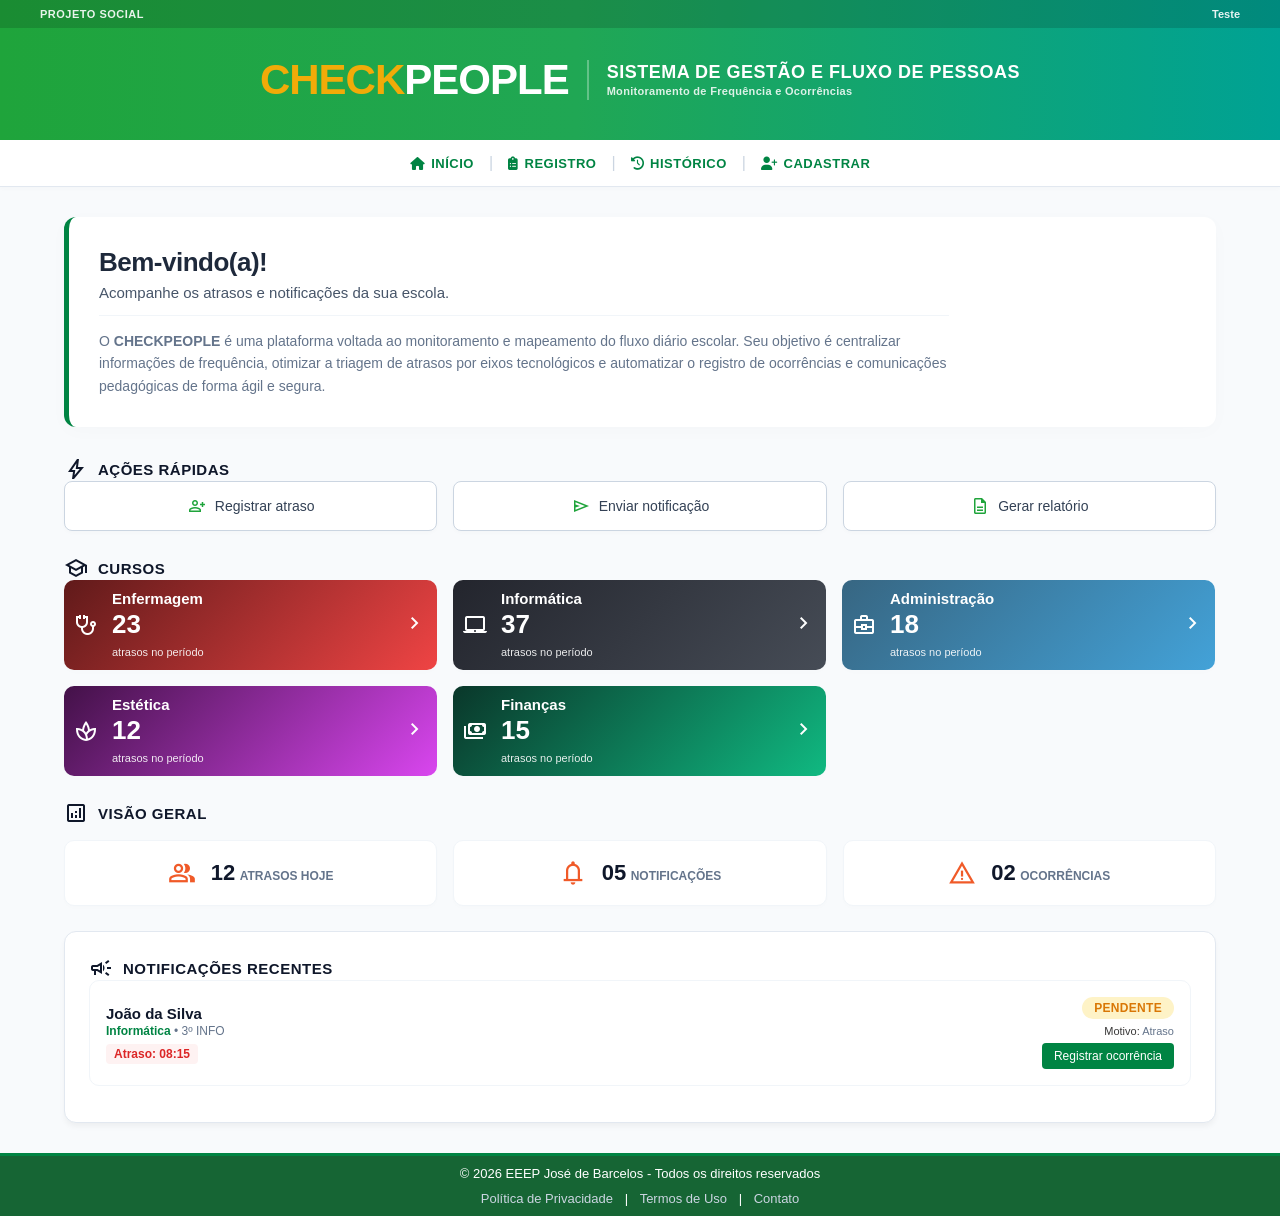
<file: index.html>
<!DOCTYPE html>
<html lang="pt-br">
<head>
    <meta charset="UTF-8">
    <meta name="viewport" content="width=device-width, initial-scale=1.0">
    <title>CHECKPEOPLE - Monitoramento de Frequência e Ocorrências</title>
    <link rel="stylesheet" href="https://fonts.googleapis.com/css2?family=Material+Symbols+Outlined:opsz,wght,FILL,GRAD@20..48,100..700,0..1,-50..200" />
    <link rel="stylesheet" href="https://cdnjs.cloudflare.com/ajax/libs/font-awesome/6.5.1/css/all.min.css">
    <link rel="stylesheet" href="style.css">
</head>
<body>

    <div class="gov-top-bar">
        <div class="gov-top-left">PROJETO SOCIAL</div>
        <div class="gov-top-right">
            <span>Teste</span>
        </div>
    </div>

    <header class="main-header-banner">
        <div class="seduc-centered-branding">
            <div class="seduc-logo-text"><span style="color: rgb(241, 171, 8);">CHECK</span>PEOPLE</div>
            <div class="seduc-shield-separator"></div>
            <div class="seduc-institution-titles">
                <h1>SISTEMA DE GESTÃO E FLUXO DE PESSOAS</h1>
                <h2>Monitoramento de Frequência e Ocorrências</h2>
            </div>
        </div>
    </header>

    <div class="stripe-decorator-container">
        <div class="stripe-piece orange"></div>
        <div class="stripe-piece cyan"></div>
        <div class="stripe-piece green"></div>
    </div>

    <nav class="navigation-bar-row">
        <div class="nav-links-wrapper">
            <a href="index.html"><i class="fa-solid fa-house"></i> Início</a>
            <span class="bar-divider">|</span>
            <a href="ocorrencias.html"><i class="fa-solid fa-clipboard-list"></i> Registro</a>
            <span class="bar-divider">|</span>
            <a href="Status-dos-alunos.html"><i class="fa-solid fa-clock-rotate-left"></i> Histórico</a>
            <span class="bar-divider">|</span>
            <a href="cadastro.html"><i class="fa-solid fa-user-plus"></i> Cadastrar</a>
        </div>
    </nav>

    <main class="container">
        
        <section class="welcome">
            <h1>Bem-vindo(a)!</h1> 
            <p>Acompanhe os atrasos e notificações da sua escola.</p>
            
            <div class="system-intro-text">
                O <strong>CHECKPEOPLE</strong> é uma plataforma voltada ao monitoramento e mapeamento do fluxo diário escolar. 
                Seu objetivo é centralizar informações de frequência, otimizar a triagem de atrasos por eixos tecnológicos 
                e automatizar o registro de ocorrências e comunicações pedagógicas de forma ágil e segura.
            </div>
        </section>

        <div id="acoes-rapidas">
            <h3 class="secao-titulo"><span class="material-symbols-outlined">bolt</span> Ações rápidas</h3>
            <section class="actions">
                
                <a href="ocorrencias.html" class="action-btn" style="text-decoration: none; display: inline-flex; align-items: center; justify-content: center; gap: 8px;">
                    <span class="material-symbols-outlined">person_add</span> Registrar atraso
                </a>

                <a href="ocorrencias.html" class="action-btn" style="text-decoration: none; display: inline-flex; align-items: center; justify-content: center; gap: 8px;">
                    <span class="material-symbols-outlined">send</span> Enviar notificação
                </a>

                <a href="Status-dos-alunos.html" class="action-btn" style="text-decoration: none; display: inline-flex; align-items: center; justify-content: center; gap: 8px;">
                    <span class="material-symbols-outlined">description</span> Gerar relatório
                </a>

            </section>
        </div>
        
        <div id="cursos">
            <h3 class="secao-titulo"><span class="material-symbols-outlined">school</span> Cursos</h3>
            <section class="courses-grid">
                
                <div class="course-card enfer">
                    <div class="curso-estilo">
                        <i class="material-symbols-outlined">stethoscope</i>
                        <div class="curso-textos">
                            <h3>Enfermagem</h3>
                            <strong>23</strong>
                            <small>atrasos no período</small>
                        </div>
                    </div>
                    <div class="linkagem"><a href="Status-dos-alunos.html"><i class="material-symbols-outlined">chevron_right</i></a></div>
                </div>

                <div class="course-card info">
                    <div class="curso-estilo">
                        <i class="material-symbols-outlined">laptop_mac</i>
                        <div class="curso-textos">
                            <h3>Informática</h3>
                            <strong>37</strong>
                            <small>atrasos no período</small>
                        </div>
                    </div>
                    <div class="linkagem"><a href="Status-dos-alunos.html"><i class="material-symbols-outlined">chevron_right</i></a></div>
                </div>

                <div class="course-card admin">
                    <div class="curso-estilo">
                        <i class="material-symbols-outlined">business_center</i>
                        <div class="curso-textos">
                            <h3>Administração</h3>
                            <strong>18</strong>
                            <small>atrasos no período</small>
                        </div>
                    </div>
                    <div class="linkagem"><a href="Status-dos-alunos.html"><i class="material-symbols-outlined">chevron_right</i></a></div>
                </div>

                <div class="course-card este">
                    <div class="curso-estilo">
                        <i class="material-symbols-outlined">spa</i>
                        <div class="curso-textos">
                            <h3>Estética</h3>
                            <strong>12</strong>
                            <small>atrasos no período</small>
                        </div>
                    </div>
                    <div class="linkagem"><a href="Status-dos-alunos.html"><i class="material-symbols-outlined">chevron_right</i></a></div>
                </div>

                <div class="course-card fin">
                    <div class="curso-estilo">
                        <i class="material-symbols-outlined">payments</i>
                        <div class="curso-textos">
                            <h3>Finanças</h3>
                            <strong>15</strong>
                            <small>atrasos no período</small>
                        </div>
                    </div>
                    <div class="linkagem"><a href="Status-dos-alunos.html"><i class="material-symbols-outlined">chevron_right</i></a></div>
                </div>
                
            </section>
        </div>

        <div class="turma-detalhes-container">
            <h3 class="secao-titulo"><span class="material-symbols-outlined">analytics</span> Visão geral</h3>
            <div class="resumo-turma-grid">
                
                <div class="card-resumo-mini">
                    <span class="material-symbols-outlined icon-orange">group</span>
                    <div class="resumo-texto">
                        <span class="resumo-valor">12</span>
                        <span class="resumo-label">Atrasos hoje</span>
                    </div>
                </div>
                
                <div class="card-resumo-mini">
                    <span class="material-symbols-outlined icon-orange">notifications</span>
                    <div class="resumo-texto">
                        <span class="resumo-valor">05</span>
                        <span class="resumo-label">Notificações</span>
                    </div>
                </div>
                
                <div class="card-resumo-mini">
                    <span class="material-symbols-outlined icon-orange">warning</span>
                    <div class="resumo-texto">
                        <span class="resumo-valor">02</span>
                        <span class="resumo-label">Ocorrências</span>
                    </div>
                </div>
                
            </div>
        </div>

        <section class="notificacoes-container">
            <h3 class="secao-titulo"><span class="material-symbols-outlined">campaign</span> Notificações recentes</h3>
            
            <div class="notificacao-card">
                <div class="notificacao">
                    <h3>João da Silva</h3>
                    <p><span class="curso-link">Informática</span> • 3º INFO</p>
                    <span class="horario-atraso">Atraso: 08:15</span>
                </div>
                <div class="notificacao-status">
                    <span class="badge pendente">Pendente</span>
                    <span class="data-notif"><span style="color: rgb(58, 57, 57);">Motivo:</span> Atraso</span>
                    <a href="ocorrencias.html" class="aplicar">Registrar ocorrência</a>
                </div>
            </div>
            
        </section>
    </main>

    <footer class="footer-container">
        <div class="footer-content">
            <p>&copy; 2026 EEEP José de Barcelos - Todos os direitos reservados</p>
            <div class="footer-links">
                <a href="#">Política de Privacidade</a> | <a href="#">Termos de Uso</a> | <a href="#">Contato</a>
            </div>
        </div>
    </footer>

</body>
</html>
</file>
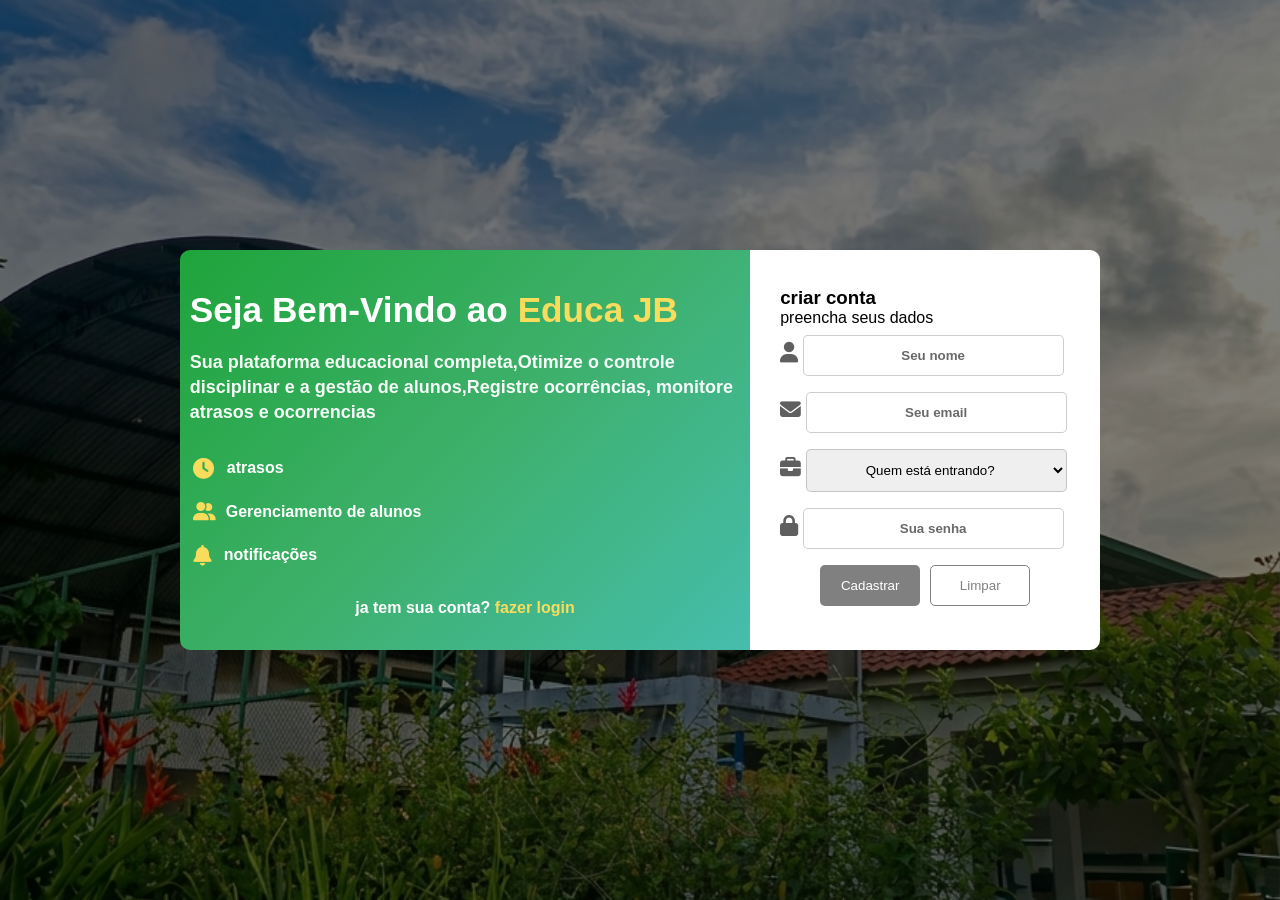
<file: formulario/index.html>
<!DOCTYPE html>
<html lang="pt-br">
<head>
    <meta charset="UTF-8">
    <meta name="viewport" content="width=device-width, initial-scale=1.0">
    <title>Cadastro</title>
    <link rel="stylesheet" href="style.css">
    <link rel="stylesheet" href="https://cdnjs.cloudflare.com/ajax/libs/font-awesome/6.5.1/css/all.min.css">
    <link rel="stylesheet" href__="https://cdnjs.cloudflare.com/ajax/libs/font-awesome/6.5.1/css/all.min.css">
</head>
<body>
      <main>
         <div class="container">
            <h1>Seja Bem-Vindo ao 
            <span style="color: #f9dc5c;">Educa JB</span></h1>
             <p style="margin-bottom: 10px;">
            Sua plataforma educacional completa,Otimize o controle disciplinar e a gestão de alunos,Registre ocorrências, monitore atrasos e ocorrencias
            </p>
            <div class="icones">
            <div class="ico">
                <i class="fa-solid fa-clock"></i> atrasos   <!-- livro -->
            </div>  
            <br>
            <div class="ico"><i style="font-size: 18px;" class="fa-solid fa-user-friends"></i><p style="margin-left: -3px;">Gerenciamento de alunos</p>
            </div> <!-- pessoas -->
                <br>
            <div class="ico"><i class="fa-solid fa-bell"></i> notificações
            </div>  <!-- certificado -->
           </div> 

           <div class="login">
               <p>ja tem sua conta? <a href="/ESTUDOS/HTML-CSS/form-media.html">fazer login</a></p>
           </div>
        </div>
   
 
   <form action="#">
            <h3>criar conta</h3>
            <p>preencha seus dados</p>
            <label for="nome"><i class="fa-solid fa-user"></i></label>
            <input type="text" id="nome" name="nome" required placeholder="Seu nome">
            <br>
            <label for="email"><i class="fa-solid fa-envelope"></i></label>
            <input type="email" id="email" name="email" required placeholder="Seu email">
            <br>
            
            <label for="funcao"><i class="fa-solid fa-briefcase"></i></label>
            <select id="funcao" name="funcao" required >
            <option  value="" disabled selected hidde>Quem está entrando?</option>
            <option  value="coordenacao">Coordenação</option>
            <option  value="secretaria">Secretaria</option>
            </select>
            
            <br>
            <label for="senha"><i class="fa-solid fa-lock"></i></label>
            <input type="password" id="senha" name="senha" required placeholder="Sua senha">
            <br>
            <div class="botões">
                <input id="cadastrar" type="submit" value="Cadastrar">
                <input id="limpar" type="reset" value="Limpar">
            </div>
     
   </form>
   </main>
 
</body>
</html>
</file>
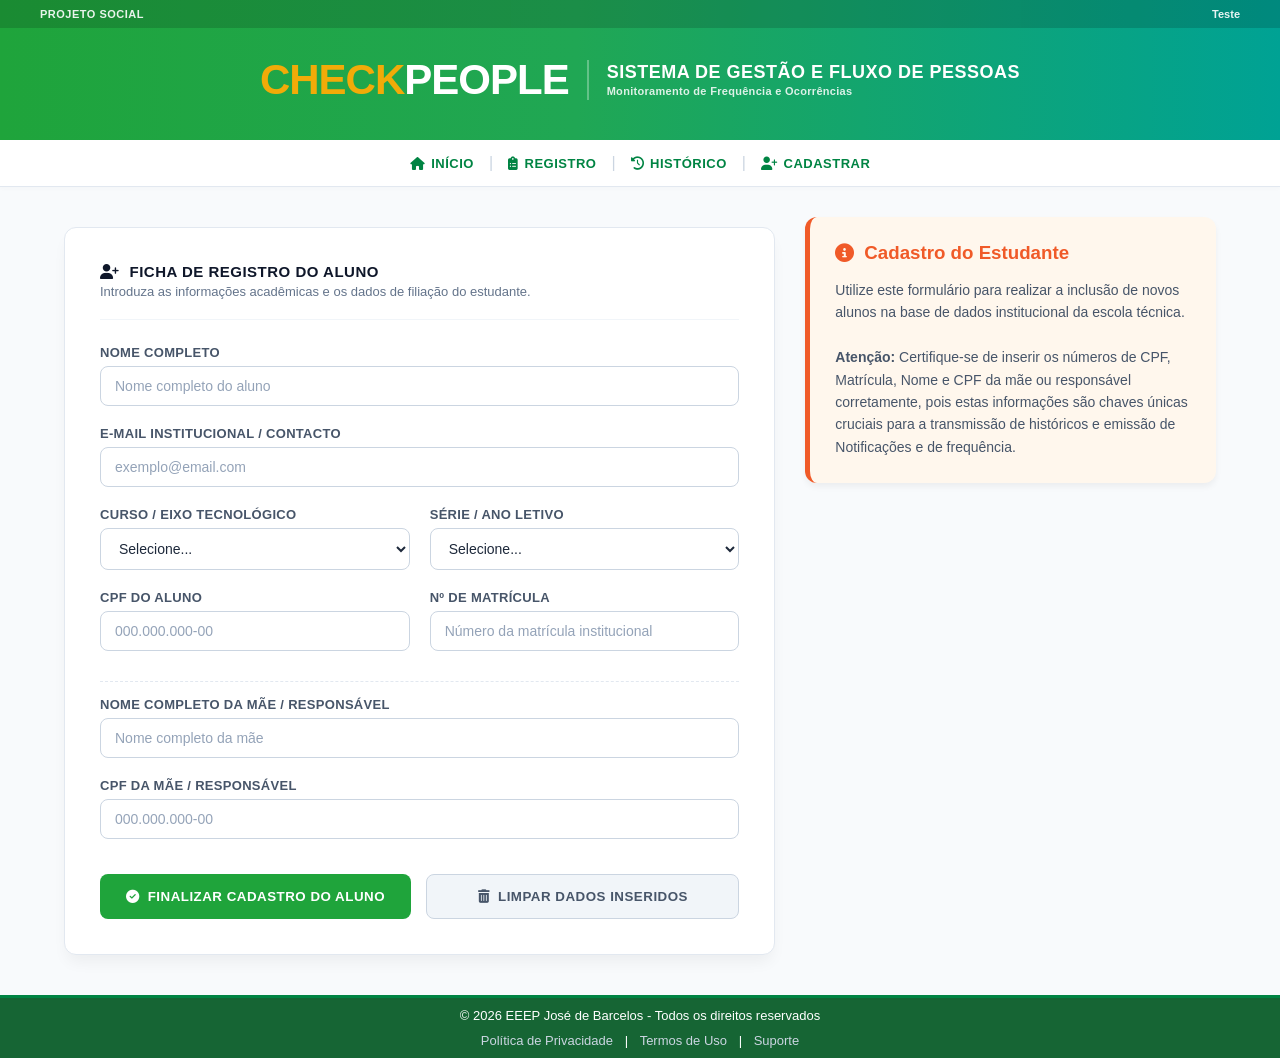
<file: cadastro.html>
<!DOCTYPE html>

<html lang="pt-br">

<head>
    <meta charset="UTF-8">
    
    <meta name="viewport" content="width=device-width, initial-scale=1.0">
    
    <title>CHECKPEOPLE - Cadastro de Aluno</title>
    
    <link rel="stylesheet" href="https://fonts.googleapis.com/css2?family=Material+Symbols+Outlined:opsz,wght,FILL,GRAD@20..48,100..700,0..1,-50..200" />
    <link rel="stylesheet" href="https://cdnjs.cloudflare.com/ajax/libs/font-awesome/6.5.1/css/all.min.css">
    <link rel="stylesheet" href="style.css">
</head>

<body>

    <div class="gov-top-bar">
        <div class="gov-top-left">PROJETO SOCIAL</div>
        <div class="gov-top-right">
            <span>Teste</span>
        </div>
    </div>

    <header class="main-header-banner">
        <div class="seduc-centered-branding">
            <div class="seduc-logo-text"><span style="color: rgb(241, 171, 8);">CHECK</span>PEOPLE</div>
            <div class="seduc-shield-separator"></div>
            <div class="seduc-institution-titles">
                <h1>SISTEMA DE GESTÃO E FLUXO DE PESSOAS</h1>
                <h2>Monitoramento de Frequência e Ocorrências</h2>
            </div>
        </div>
    </header>

    <div class="stripe-decorator-container">
        <div class="stripe-piece orange"></div>
        <div class="stripe-piece cyan"></div>
        <div class="stripe-piece green"></div>
    </div>

    <nav class="navigation-bar-row">
        <div class="nav-links-wrapper">
            <a href="index.html"><i class="fa-solid fa-house"></i> Início</a>
            <span class="bar-divider">|</span>
            <a href="ocorrencias.html"><i class="fa-solid fa-clipboard-list"></i> Registro</a>
            <span class="bar-divider">|</span>
            <a href="Status-dos-alunos.html"><i class="fa-solid fa-clock-rotate-left"></i> Histórico</a>
            <span class="bar-divider">|</span>
            <a href="cadastro.html"><i class="fa-solid fa-user-plus"></i> Cadastrar</a>
        </div>
    </nav>

    <main class="container">
        <div class="registro-wrapper">
            
            <div class="formulario-coluna">
                <section class="form-card">
                    <div class="form-header">
                        <h3 class="secao-titulo"><i class="fa-solid fa-user-plus"></i> Ficha de Registro do Aluno</h3>
                        <p class="secao-subtitulo">Introduza as informações acadêmicas e os dados de filiação do estudante.</p>
                    </div>

                    <form action="salvar.php" method="POST" class="form-grid">
                        
                        <div class="input-group full-width">
                            <label>Nome Completo</label>
                            <input type="text" name="nome" required placeholder="Nome completo do aluno">
                        </div>

                        <div class="input-group full-width">
                            <label>E-mail Institucional / Contacto</label>
                            <input type="email" name="email" required placeholder="exemplo@email.com">
                        </div>

                        <div class="input-group">
                            <label>Curso / Eixo Tecnológico</label>
                            <select name="curso" required>
                                <option value="">Selecione...</option>
                                <option value="Informatica">Informática</option>
                                <option value="Administracao">Administração</option>
                                <option value="Enfermagem">Enfermagem</option>
                                <option value="Financas">Finanças</option>
                                <option value="Estetica">Estética</option>
                            </select>
                        </div>

                        <div class="input-group">
                            <label>Série / Ano Letivo</label>
                            <select name="serie" required>
                                <option value="">Selecione...</option>
                                <option value="1_ano">1º Ano</option>
                                <option value="2_ano">2º Ano</option>
                                <option value="3_ano">3º Ano</option>
                            </select>
                        </div>

                        <div class="input-group">
                            <label>CPF do Aluno</label>
                            <input type="text" name="cpf" id="cpf" class="cpf-mask" maxlength="14" required placeholder="000.000.000-00" pattern="\d{3}\.\d{3}\.\d{3}-\d{2}">
                        </div>

                        <div class="input-group">
                            <label>Nº de Matrícula</label>
                            <input type="text" name="matricula" required placeholder="Número da matrícula institucional">
                        </div>

                        <div class="input-group full-width" style="margin-top: 10px; border-top: 1px dashed #e2e8f0; padding-top: 15px;">
                            <label>Nome Completo da Mãe / Responsável</label>
                            <input type="text" name="NomeMae" id="NomeMae" required placeholder="Nome completo da mãe">
                        </div>

                        <div class="input-group full-width">
                            <label>CPF da Mãe / Responsável</label>
                            <input type="text" name="cpfMae" id="cpfMae" class="cpf-mask" maxlength="14" required placeholder="000.000.000-00" pattern="\d{3}\.\d{3}\.\d{3}-\d{2}">
                        </div>

                        <div class="btn-container">
                            <button type="submit" class="btn">
                                <i class="fa-solid fa-circle-check"></i> Finalizar Cadastro do Aluno
                            </button>
                            <button type="reset" class="btn btn-secondary">
                                <i class="fa-solid fa-trash-can"></i> Limpar Dados inseridos
                            </button>
                        </div>

                    </form>
                </section>
            </div>

            <aside class="info-coluna">
                <h3><i class="fa-solid fa-circle-info"></i> Cadastro do Estudante</h3>
                <p>
                    Utilize este formulário para realizar a inclusão de novos alunos na base de dados institucional da escola técnica.
                    <br><br>
                    <strong>Atenção:</strong> Certifique-se de inserir os números de CPF, Matrícula, Nome e CPF da mãe ou responsável corretamente, 
                    pois estas informações são chaves únicas cruciais para a transmissão de históricos e emissão de Notificações e de frequência.
                </p>
            </aside>

        </div>
    </main>

    <footer class="footer-container">
        <div class="footer-content">
            <p>&copy; 2026 EEEP José de Barcelos - Todos os direitos reservados</p>
            <div class="footer-links">
                <a href="#">Política de Privacidade</a> | <a href="#">Termos de Uso</a> | <a href="#">Suporte</a>
            </div>
        </div>
    </footer>

    <script>
        const cpf = document.getElementById('cpf');
        const cpfMae = document.getElementById('cpfMae');
        const formulario = document.querySelector('form'); 

        // [MÁSCARA]: Aplica formatação visual em tempo real no padrão do CPF
        function aplicarMascaraCPF(e) {
            let v = e.target.value.replace(/\D/g,'');
            v = v.replace(/(\d{3})(\d)/, '$1.$2');
            v = v.replace(/(\d{3})(\d)/, '$1.$2');
            v = v.replace(/(\d{3})(\d{1,2})$/, '$1-$2');
            e.target.value = v;
        }

        if (cpf) cpf.addEventListener('input', aplicarMascaraCPF);
        if (cpfMae) cpfMae.addEventListener('input', aplicarMascaraCPF);

        // [ENVIO E FEEDBACK]: Intercepta o clique do formulário, gera a animação verde de sucesso e reseta os campos sem sair da tela
        if (formulario) {
            formulario.addEventListener('submit', function(e) {
                e.preventDefault(); 

                const alertaSucesso = document.createElement('div');
                alertaSucesso.id = 'alerta-sucesso-flutuante';
                alertaSucesso.innerHTML = `
                    <div style="position: fixed; top: 30px; right: 30px; background-color: #1fa43b; color: white; padding: 18px 28px; border-radius: 10px; box-shadow: 0 10px 25px rgba(0,0,0,0.15); display: flex; align-items: center; gap: 15px; z-index: 9999; font-weight: 700; font-family: 'Segoe UI', sans-serif; animation: animacaoSurgir 0.4s cubic-bezier(0.175, 0.885, 0.32, 1.275);">
                        <i class="fa-solid fa-circle-check" style="font-size: 24px;"></i>
                        <div style="display: flex; flex-direction: column; gap: 2px;">
                            <span style="font-size: 15px; text-transform: uppercase; letter-spacing: 0.5px;">Ação Concluída</span>
                            <span style="font-size: 13px; font-weight: 500; opacity: 0.9;">O cadastro foi processado com sucesso!</span>
                        </div>
                    </div>
                    <style>
                        @keyframes animacaoSurgir { 
                            from { transform: translateX(50px); opacity: 0; } 
                            to { transform: translateX(0); opacity: 1; } 
                        }
                    </style>
                `;
                
                document.body.appendChild(alertaSucesso);

                setTimeout(() => {
                    alertaSucesso.remove();
                    formulario.reset(); 
                }, 3000);
            });
        }
    </script>
</body>
</html>
</file>
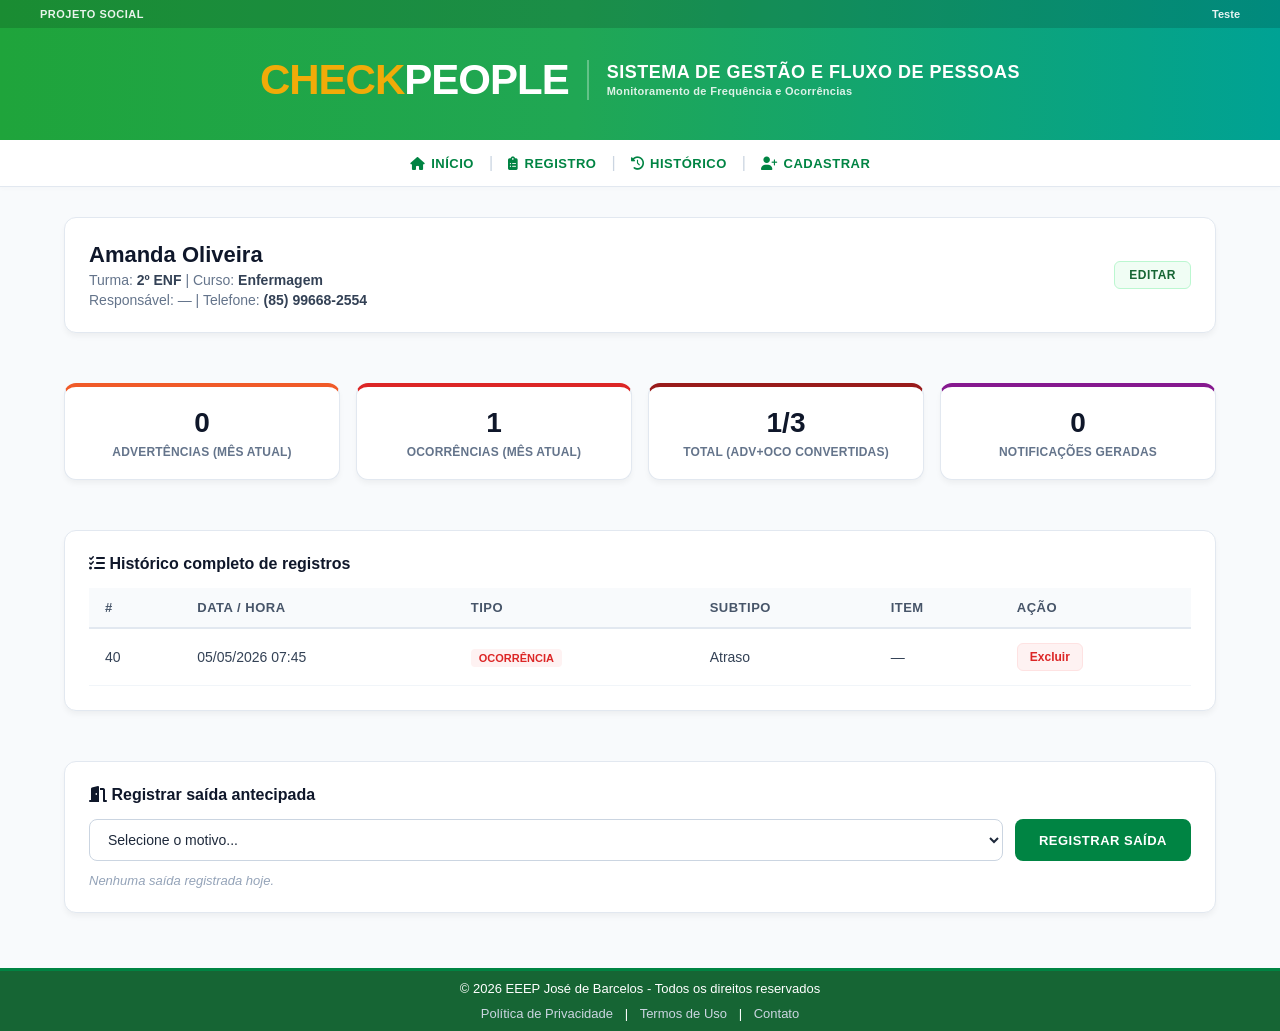
<file: historico.html>
<!DOCTYPE html>
<html lang="pt-BR">
<head>
    <meta charset="UTF-8">
    <meta name="viewport" content="width=device-width, initial-scale=1.0">
    <title>CHECKPEOPLE - Histórico do Aluno</title>
    <link rel="stylesheet" href="https://cdnjs.cloudflare.com/ajax/libs/font-awesome/6.5.1/css/all.min.css">
    <link rel="stylesheet" href="style.css">
</head>
<body>
    <div class="gov-top-bar">
        <div class="gov-top-left">PROJETO SOCIAL</div>
        <div class="gov-top-right">
            <span>Teste</span>
        </div>
    </div>

    <header class="main-header-banner">
    <div class="seduc-centered-branding">
        <div class="seduc-logo-text"><span style="color: rgb(241, 171, 8);">CHECK</span>PEOPLE</div>
        <div class="seduc-shield-separator"></div>
        <div class="seduc-institution-titles">
            <h1>SISTEMA DE GESTÃO E FLUXO DE PESSOAS</h1>
            <h2>Monitoramento de Frequência e Ocorrências</h2>
        </div>
    </div>
</header>

    <div class="stripe-decorator-container">
        <div class="stripe-piece orange"></div>
        <div class="stripe-piece cyan"></div>
        <div class="stripe-piece green"></div>
    </div>

    <nav class="navigation-bar-row">
        <div class="nav-links-wrapper">
            <a href="index.html"><i class="fa-solid fa-house"></i> Início</a>
            <span class="bar-divider">|</span>
            <a href="ocorrencias.html"><i class="fa-solid fa-clipboard-list"></i> Registro</a>
            <span class="bar-divider">|</span>
            <a href="Status-dos-alunos.html"><i class="fa-solid fa-clock-rotate-left"></i> Histórico</a>
            <span class="bar-divider">|</span>
            <a href="cadastro.html"><i class="fa-solid fa-user-plus"></i> Cadastrar</a>
        </div>
    </nav>
    

    <main class="container">
        
        <section class="card profile-card">
            <div class="profile-info">
                <h2>Amanda Oliveira</h2>
                <p>Turma: <strong>2º ENF</strong> | Curso: <strong>Enfermagem</strong></p>
                <p>Responsável: — | Telefone: <strong>(85) 99668-2554</strong></p>
            </div>
            <span class="badge status-regular">EDITAR</span>
        </section>

        <section class="stats-grid">
            <div class="stat-item orange">
                <span class="value">0</span>
                <span class="label">Advertências (mês atual)</span>
            </div>
            <div class="stat-item red">
                <span class="value">1</span>
                <span class="label">Ocorrências (mês atual)</span>
            </div>
            <div class="stat-item dark-red">
                <span class="value">1/3</span>
                <span class="label">Total (adv+oco convertidas)</span>
            </div>
            <div class="stat-item purple">
                <span class="value">0</span>
                <span class="label">Notificações geradas</span>
            </div>
        </section>

        <section class="card table-section">
            <h3><i class="fa-solid fa-list-check"></i> Histórico completo de registros</h3>
            <div class="table-responsive">
                <table>
                    <thead>
                        <tr>
                            <th>#</th>
                            <th>Data / Hora</th>
                            <th>Tipo</th>
                            <th>Subtipo</th>
                            <th>Item</th>
                            <th>Ação</th>
                        </tr>
                    </thead>
                    <tbody>
                        <tr>
                            <td>40</td>
                            <td>05/05/2026 07:45</td>
                            <td><span class="badge-type red">Ocorrência</span></td>
                            <td>Atraso</td>
                            <td>—</td>
                            <td><button class="btn-delete">Excluir</button></td>
                        </tr>
                    </tbody>
                </table>
            </div>
        </section>

        <section class="card action-section">
            <h3><i class="fa-solid fa-door-open"></i> Registrar saída antecipada</h3>
            <div class="action-row">
                <select>
                    <option>Selecione o motivo...</option>
                    <option>Mal-estar / Problema de saúde</option>
                    <option>Consulta médica agendada</option>
                    <option>Assuntos familiares</option>
                    <option>Outros motivos</option>
                </select>
                <button class="btn-submit">Registrar saída</button>
            </div>
            <p class="empty-msg">Nenhuma saída registrada hoje.</p>
        </section>
    </main>

    <footer class="footer-container">
        <div class="footer-content">
            <p>&copy; 2026 EEEP José de Barcelos - Todos os direitos reservados</p>
            <div class="footer-links">
                <a href="#">Política de Privacidade</a> | 
                <a href="#">Termos de Uso</a> | 
                <a href="#">Contato</a>
            </div>
        </div>
    </footer>

</body>
</html>
</file>
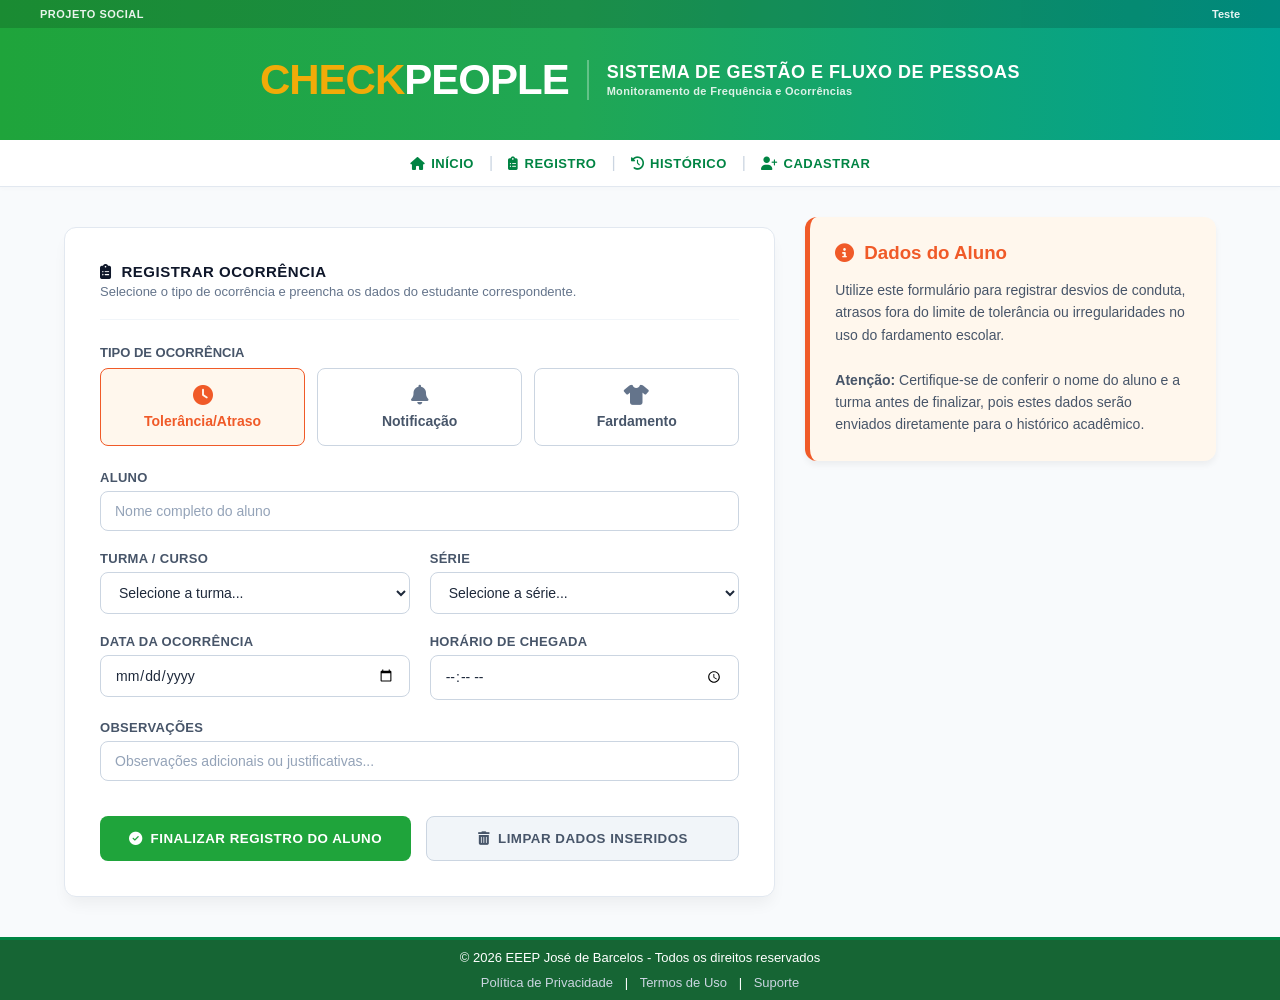
<file: ocorrencias.html>
<!DOCTYPE html>

<html lang="pt-br">

<head>
    <meta charset="UTF-8">
    
    <meta name="viewport" content="width=device-width, initial-scale=1.0">
    
    <title>CHECKPEOPLE - Registrar Ocorrência</title>
    
    <link rel="stylesheet" href="https://fonts.googleapis.com/css2?family=Material+Symbols+Outlined:opsz,wght,FILL,GRAD@20..48,100..700,0..1,-50..200" />
    <link rel="stylesheet" href="https://cdnjs.cloudflare.com/ajax/libs/font-awesome/6.5.1/css/all.min.css">
    <link rel="stylesheet" href="style.css">
</head>

<body>
    <div class="gov-top-bar">
        <div class="gov-top-left">PROJETO SOCIAL</div>
        <div class="gov-top-right">
            <span>Teste</span>
        </div>
    </div>

    <header class="main-header-banner">
    <div class="seduc-centered-branding">
        <div class="seduc-logo-text"><span style="color: rgb(241, 171, 8);">CHECK</span>PEOPLE</div>
        <div class="seduc-shield-separator"></div>
        <div class="seduc-institution-titles">
            <h1>SISTEMA DE GESTÃO E FLUXO DE PESSOAS</h1>
            <h2>Monitoramento de Frequência e Ocorrências</h2>
        </div>
    </div>
    </header>

    <div class="stripe-decorator-container">
        <div class="stripe-piece orange"></div>
        <div class="stripe-piece cyan"></div>
        <div class="stripe-piece green"></div>
    </div>

    <nav class="navigation-bar-row">
        <div class="nav-links-wrapper">
            <a href="index.html"><i class="fa-solid fa-house"></i> Início</a>
            <span class="bar-divider">|</span>
            <a href="ocorrencias.html"><i class="fa-solid fa-clipboard-list"></i> Registro</a>
            <span class="bar-divider">|</span>
            <a href="Status-dos-alunos.html"><i class="fa-solid fa-clock-rotate-left"></i> Histórico</a>
            <span class="bar-divider">|</span>
            <a href="cadastro.html"><i class="fa-solid fa-user-plus"></i> Cadastrar</a>
        </div>
    </nav>

    <main class="container">
        <div class="registro-wrapper">
            
            <div class="formulario-coluna">
                <section class="form-card">
                    
                    <div class="form-header">
                        <h3 class="secao-titulo"><i class="fa-solid fa-clipboard-list"></i> Registrar Ocorrência</h3>
                        <p class="secao-subtitulo">Selecione o tipo de ocorrência e preencha os dados do estudante correspondente.</p>
                    </div>

                    <div class="tipo-ocorrencia-wrapper">
                        <span class="label-titulo">Tipo de Ocorrência</span>
                        <div class="tipo-grid">
                            <div class="box-tipo active" onclick="selectTipo(this, 'Tolerância')">
                                <i class="fa-solid fa-clock"></i>
                                <span>Tolerância/Atraso</span>
                            </div>
                            <div class="box-tipo" onclick="selectTipo(this, 'Atraso')">
                                <i class="fa-solid fa-bell"></i>
                                <span>Notificação</span>
                            </div>
                            <div class="box-tipo" onclick="selectTipo(this, 'Fardamento')">
                                <i class="fa-solid fa-shirt"></i>
                                <span>Fardamento</span>
                            </div>
                        </div>
                    </div>

                    <form action="#" method="POST" class="form-grid">
                        
                        <input type="hidden" name="tipo_ocorrencia" id="tipoOcorrenciaInput" value="Tolerância">

                        <div class="input-group full-width">
                            <label>Aluno</label>
                            <input type="text" name="aluno" required placeholder="Nome completo do aluno">
                        </div>

                        <div class="input-group">
                            <label>Turma / Curso</label>
                            <select name="turma" required>
                                <option value="">Selecione a turma...</option>
                                <option value="Informática">Informática</option>
                                <option value="Finanças">Finanças</option>
                                <option value="Enfermagem">Enfermagem</option>
                                <option value="Estética">Estética</option>
                                <option value="Administração">Administração</option>
                            </select>
                        </div>

                        <div class="input-group">
                            <label>Série</label>
                            <select name="serie" required>
                                <option value="">Selecione a série...</option>
                                <option value="1º Ano">1º Ano</option>
                                <option value="2º Ano">2º Ano</option>
                                <option value="3º Ano">3º Ano</option>
                            </select>
                        </div>

                        <div class="input-group">
                            <label>Data da Ocorrência</label>
                            <input type="date" name="data" required id="dataOcorrencia">
                        </div>

                        <div class="input-group">
                            <label>Horário de Chegada</label>
                            <input type="time" name="horario" required id="horarioChegada">
                        </div>

                        <div class="input-group full-width">
                            <label>Observações</label>
                            <input type="text" name="observacoes" id="observacoes" placeholder="Observações adicionais ou justificativas...">
                        </div>

                        <div class="btn-container">
                            <button type="submit" class="btn"><i class="fa-solid fa-circle-check"></i> Finalizar Registro do Aluno</button>
                            <button type="reset" class="btn btn-secondary"><i class="fa-solid fa-trash-can"></i> Limpar Dados inseridos</button>
                        </div>

                    </form>
                </section>
            </div>

            <aside class="info-coluna">
                <h3><i class="fa-solid fa-circle-info"></i> Dados do Aluno</h3>
                <p>
                    Utilize este formulário para registrar desvios de conduta, atrasos fora do limite de tolerância ou irregularidades no uso do fardamento escolar.
                    <br><br>
                    <strong>Atenção:</strong> Certifique-se de conferir o nome do aluno e a turma antes de finalizar, pois estes dados serão enviados diretamente para o histórico acadêmico.
                </p>
            </aside>

        </div>
    </main>

    <footer class="footer-container">
        <div class="footer-content">
            <p>&copy; 2026 EEEP José de Barcelos - Todos os direitos reservados</p>
            <div class="footer-links">
                <a href="#">Política de Privacidade</a> | <a href="#">Termos de Uso</a> | <a href="#">Suporte</a>
            </div>
        </div>
    </footer>

    <script>
        // [TÓPICO 1]: Função que gerencia e alterna o estado visual do clique das caixas de tipo (Tolerância, Fardamento, etc)
        function selectTipo(elemento, valor) {
            const caixas = document.querySelectorAll('.box-tipo');
            caixas.forEach(box => box.classList.remove('active'));
            
            elemento.classList.add('active');
            
            const inputTipo = document.getElementById('tipoOcorrenciaInput');
            if (inputTipo) {
                inputTipo.value = valor;
            }
        }

        // [TÓPICO 2]: Código disparado após o carregamento estrutural completo da interface (DOM)
        document.addEventListener('DOMContentLoaded', function() {
            const formOcorrencia = document.querySelector('form'); 

            if (formOcorrencia) {
                formOcorrencia.addEventListener('submit', function(e) {
                    e.preventDefault(); // Impede o recarregamento do arquivo simulado da página

                    // Criação dinâmica da caixa flutuante de sucesso
                    const alertaSucesso = document.createElement('div');
                    alertaSucesso.id = 'alerta-sucesso-flutuante';
                    alertaSucesso.innerHTML = `
                        <div style="position: fixed; top: 30px; right: 30px; background-color: #1fa43b; color: white; padding: 18px 28px; border-radius: 10px; box-shadow: 0 10px 25px rgba(0,0,0,0.15); display: flex; align-items: center; gap: 15px; z-index: 9999; font-weight: 700; font-family: 'Segoe UI', sans-serif; animation: animacaoSurgir 0.4s cubic-bezier(0.175, 0.885, 0.32, 1.275);">
                            <i class="fa-solid fa-circle-check" style="font-size: 24px;"></i>
                            <div style="display: flex; flex-direction: column; gap: 2px;">
                                <span style="font-size: 15px; text-transform: uppercase; letter-spacing: 0.5px;">Ocorrência Registrada</span>
                                <span style="font-size: 13px; font-weight: 500; opacity: 0.9;">O registro e os alertas foram enviados com sucesso!</span>
                            </div>
                        </div>
                        <style>
                            @keyframes animacaoSurgir { 
                                from { transform: translateX(50px); opacity: 0; } 
                                to { transform: translateX(0); opacity: 1; } 
                        }
                        </style>
                    `;
                    
                    document.body.appendChild(alertaSucesso);

                    // [MANTIDO SEM REDIRECIONAR]: Remove a mensagem, limpa o formulário e retorna a seleção para o card padrão
                    setTimeout(() => {
                        alertaSucesso.remove();
                        formOcorrencia.reset(); 
                        
                        const caixas = document.querySelectorAll('.box-tipo');
                        caixas.forEach((box, idx) => {
                            if (idx === 0) box.classList.add('active');
                            else box.classList.remove('active');
                        });
                        const inputTipo = document.getElementById('tipoOcorrenciaInput');
                        if (inputTipo) inputTipo.value = 'Tolerância';
                    }, 3000);
                });
            }
        });
    </script>
</body>
</html>
</file>
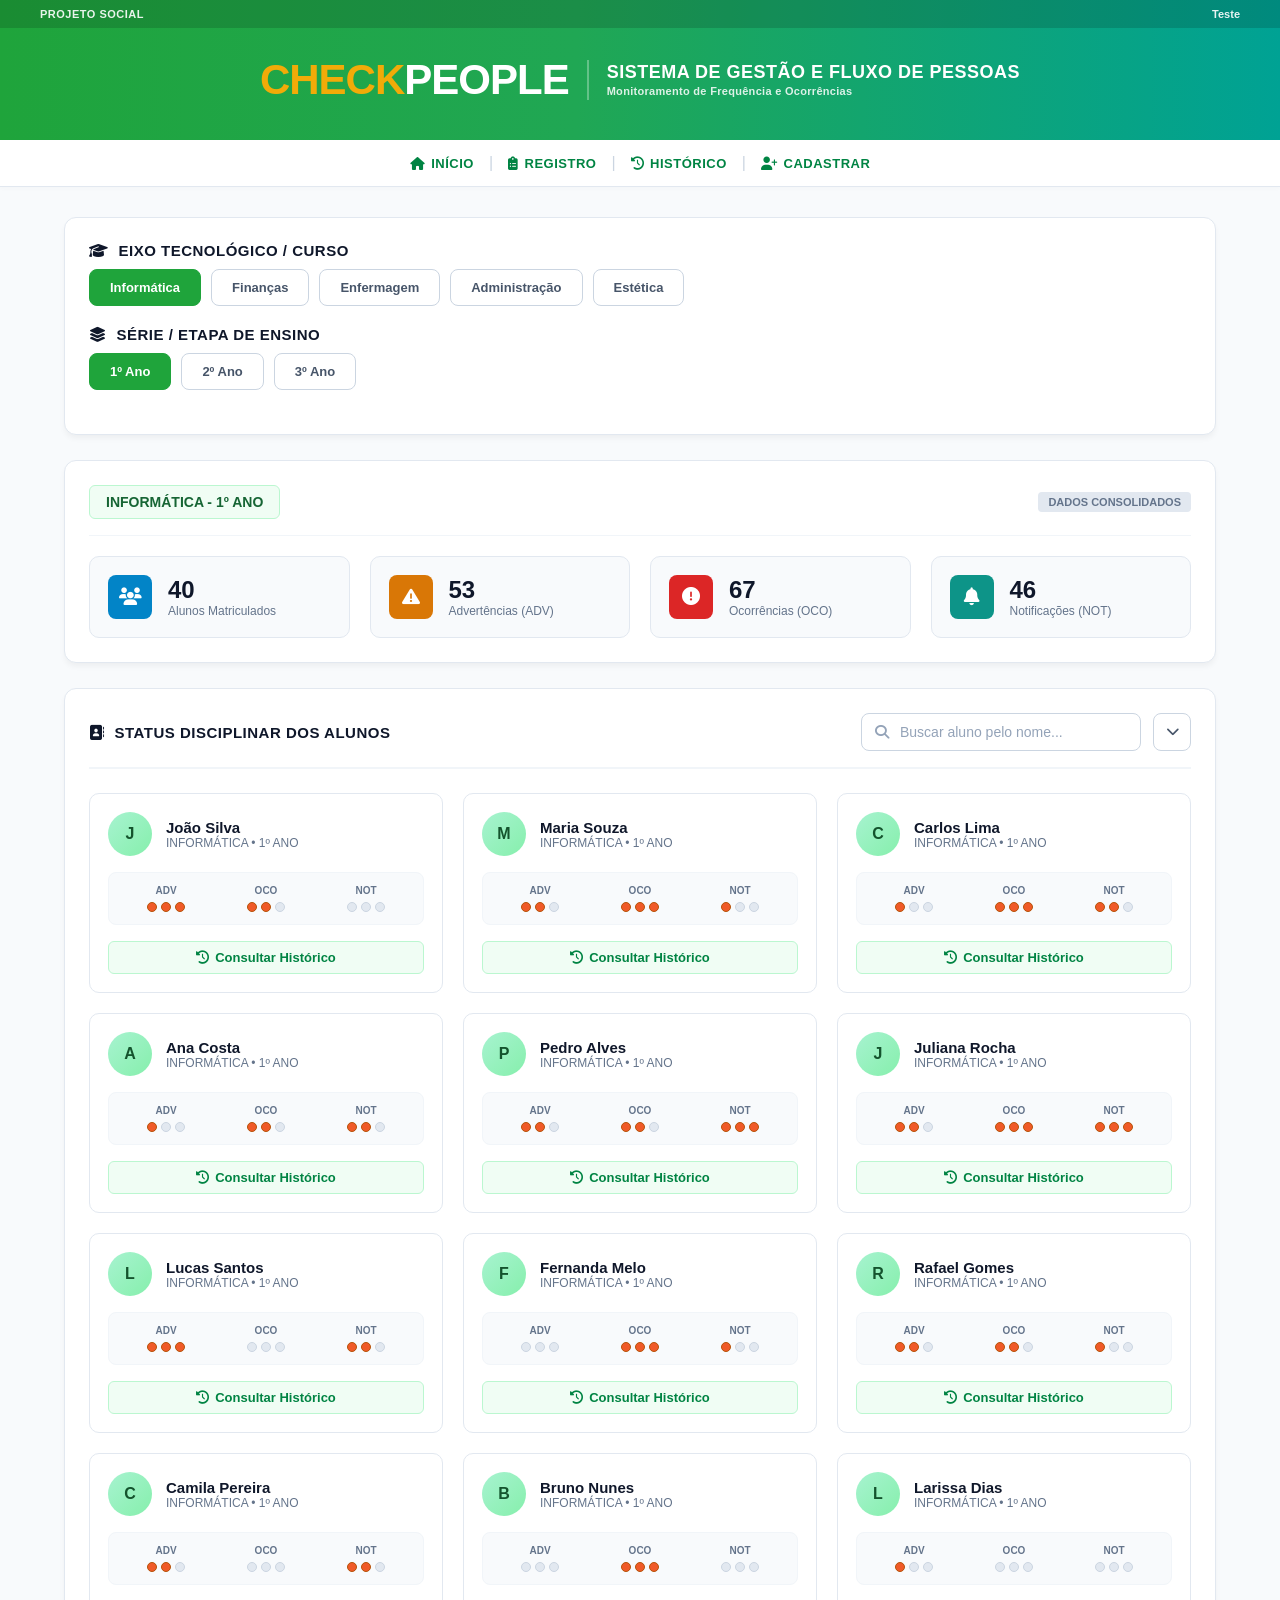
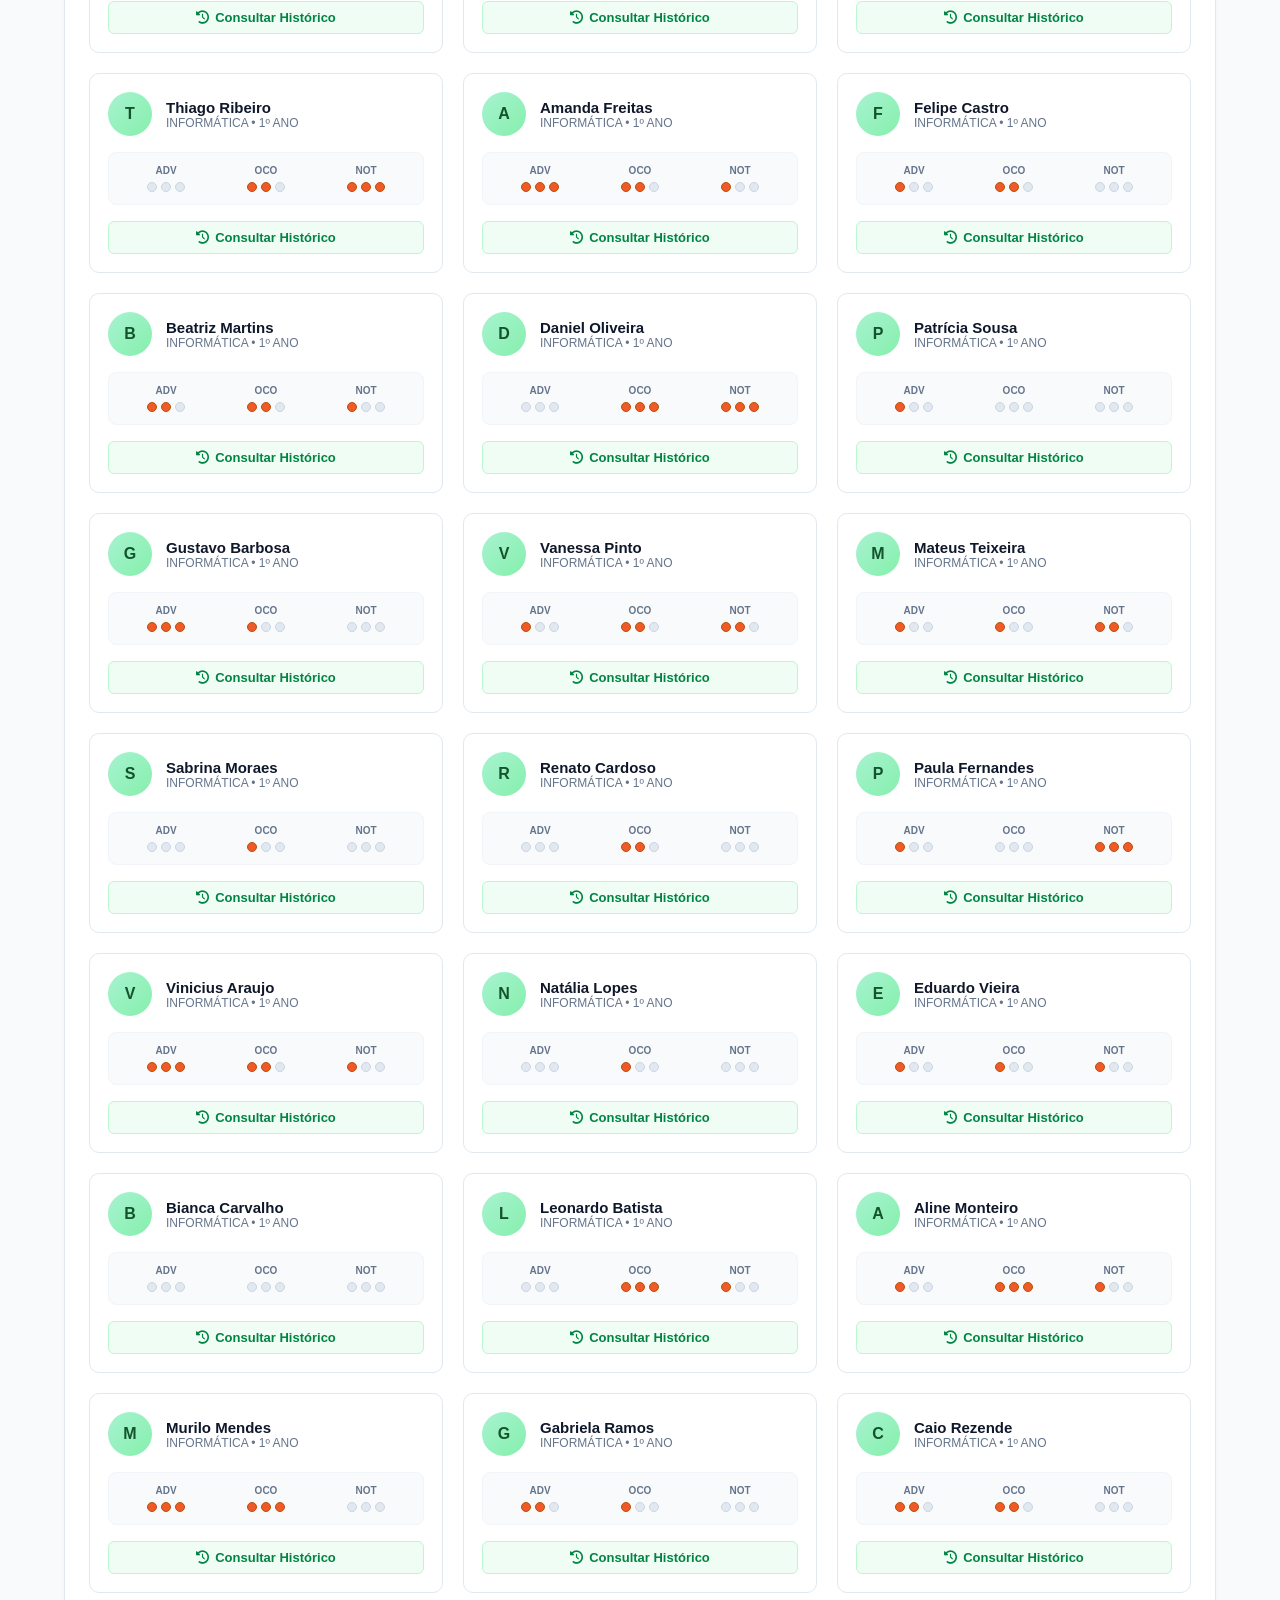
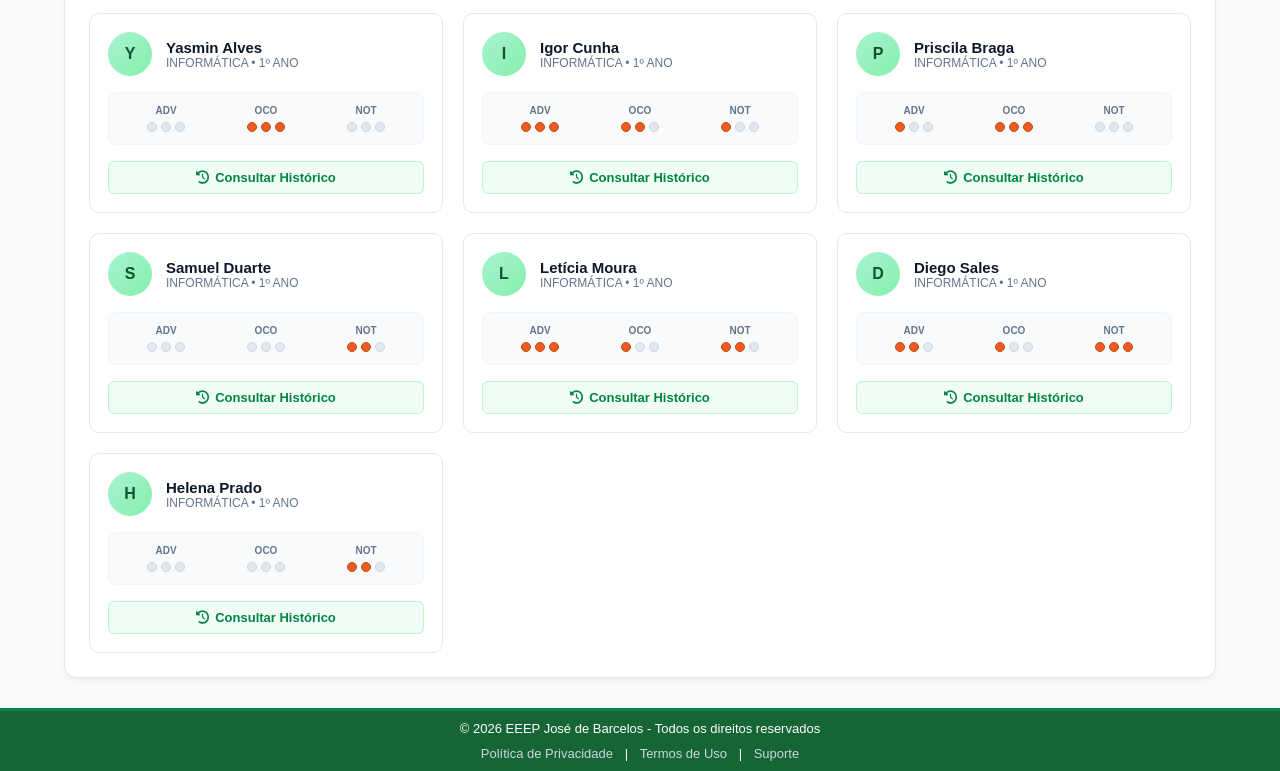
<file: Status-dos-alunos.html>
<!DOCTYPE html>
<html lang="pt-br">
<head>
    <meta charset="UTF-8">
    <meta name="viewport" content="width=device-width, initial-scale=1.0">
    <title>CHECKPEOPLE - Status dos Alunos</title>
    <link rel="stylesheet" href="https://fonts.googleapis.com/css2?family=Material+Symbols+Outlined:opsz,wght,FILL,GRAD@20..48,100..700,0..1,-50..200" />
    <link rel="stylesheet" href="https://cdnjs.cloudflare.com/ajax/libs/font-awesome/6.5.1/css/all.min.css">
    <link rel="stylesheet" href="style.css">
</head>
<body>
    <div class="gov-top-bar">
        <div class="gov-top-left">PROJETO SOCIAL</div>
        <div class="gov-top-right">
            <span>Teste</span>
        </div>
    </div>

    <header class="main-header-banner">
    <div class="seduc-centered-branding">
        <div class="seduc-logo-text"><span style="color: rgb(241, 171, 8);">CHECK</span>PEOPLE</div>
        <div class="seduc-shield-separator"></div>
        <div class="seduc-institution-titles">
            <h1>SISTEMA DE GESTÃO E FLUXO DE PESSOAS</h1>
            <h2>Monitoramento de Frequência e Ocorrências</h2>
        </div>
    </div>
</header>

    <div class="stripe-decorator-container">
        <div class="stripe-piece orange"></div>
        <div class="stripe-piece cyan"></div>
        <div class="stripe-piece green"></div>
    </div>

    <nav class="navigation-bar-row">
        <div class="nav-links-wrapper">
            <a href="index.html"><i class="fa-solid fa-house"></i> Início</a>
            <span class="bar-divider">|</span>
            <a href="ocorrencias.html"><i class="fa-solid fa-clipboard-list"></i> Registro</a>
            <span class="bar-divider">|</span>
            <a href="Status-dos-alunos.html"><i class="fa-solid fa-clock-rotate-left"></i> Histórico</a>
            <span class="bar-divider">|</span>
            <a href="cadastro.html"><i class="fa-solid fa-user-plus"></i> Cadastrar</a>
        </div>
    </nav>

    <main class="container">
        
        <section class="filter-card">
            <div class="filter-group">
                <h3 class="secao-titulo"><i class="fa-solid fa-graduation-cap"></i> Eixo Tecnológico / Curso</h3>
                <div class="buttons-grid" id="courseButtons">
                    <button class="btn-filter active" onclick="selectCourse(this, 'INFORMÁTICA')">Informática</button>
                    <button class="btn-filter" onclick="selectCourse(this, 'FINANÇAS')">Finanças</button>
                    <button class="btn-filter" onclick="selectCourse(this, 'ENFERMAGEM')">Enfermagem</button>
                    <button class="btn-filter" onclick="selectCourse(this, 'ADMINISTRAÇÃO')">Administração</button>
                    <button class="btn-filter" onclick="selectCourse(this, 'ESTÉTICA')">Estética</button>
                </div>
            </div>

            <div class="filter-group">
                <h3 class="secao-titulo"><i class="fa-solid fa-layer-group"></i> Série / Etapa de Ensino</h3>
                <div class="buttons-grid" id="yearButtons">
                    <button class="btn-filter active" onclick="selectYear(this, '1º ANO')">1º Ano</button>
                    <button class="btn-filter" onclick="selectYear(this, '2º ANO')">2º Ano</button>
                    <button class="btn-filter" onclick="selectYear(this, '3º ANO')">3º Ano</button>
                </div>
            </div>
        </section>

        <section class="overview-card">
            <div class="overview-header">
                <div class="class-badge" id="selectedClass">INFORMÁTICA - 1º ANO</div>
                <span class="environment-tag">Dados Consolidados</span>
            </div>

            <div class="metrics-grid">
                <div class="metric-item">
                    <div class="metric-icon bg-blue"><i class="fa-solid fa-users"></i></div>
                    <div class="metric-data">
                        <h3>40</h3>
                        <p>Alunos Matriculados</p>
                    </div>
                </div>
                <div class="metric-item">
                    <div class="metric-icon bg-amber"><i class="fa-solid fa-triangle-exclamation"></i></div>
                    <div class="metric-data">
                        <h3 id="totalAdv">0</h3>
                        <p>Advertências (ADV)</p>
                    </div>
                </div>
                <div class="metric-item">
                    <div class="metric-icon bg-red"><i class="fa-solid fa-circle-exclamation"></i></div>
                    <div class="metric-data">
                        <h3 id="totalOco">0</h3>
                        <p>Ocorrências (OCO)</p>
                    </div>
                </div>
                <div class="metric-item">
                    <div class="metric-icon bg-teal"><i class="fa-solid fa-bell"></i></div>
                    <div class="metric-data">
                        <h3 id="totalNot">0</h3>
                        <p>Notificações (NOT)</p>
                    </div>
                </div>
            </div>
        </section>

        <section class="students-section">
            <div class="section-controls">
                <h3 class="secao-titulo" style="margin-bottom:0;"><i class="fa-solid fa-address-book"></i> Status Disciplinar dos Alunos</h3>
                <div class="search-and-toggle">
                    <div class="search-box">
                        <i class="fa-solid fa-magnifying-glass"></i>
                        <input type="text" placeholder="Buscar aluno pelo nome..." id="searchInput" oninput="filterStudents()">
                    </div>
                    <button class="btn-toggle" onclick="toggleStudents()" id="toggleBtn">
                        <i class="fa-solid fa-chevron-down"></i>
                    </button>
                </div>
            </div>

            <div class="students-grid" id="students">
                </div>
        </section>

    </main>

    <footer class="footer-container">
        <div class="footer-content">
            <p>&copy; 2026 EEEP José de Barcelos - Todos os direitos reservados</p>
            <div class="footer-links">
                <a href="#">Política de Privacidade</a> | <a href="#">Termos de Uso</a> | <a href="#">Suporte</a>
            </div>
        </div>
    </footer>

    <script>
        let selectedCourse = 'INFORMÁTICA';
        let selectedYear = '1º ANO';
        let isListOpened = true;

        const names = [
            'João Silva', 'Maria Souza', 'Carlos Lima', 'Ana Costa', 'Pedro Alves', 
            'Juliana Rocha', 'Lucas Santos', 'Fernanda Melo', 'Rafael Gomes', 'Camila Pereira', 
            'Bruno Nunes', 'Larissa Dias', 'Thiago Ribeiro', 'Amanda Freitas', 'Felipe Castro', 
            'Beatriz Martins', 'Daniel Oliveira', 'Patrícia Sousa', 'Gustavo Barbosa', 'Vanessa Pinto',
            'Mateus Teixeira', 'Sabrina Moraes', 'Renato Cardoso', 'Paula Fernandes', 'Vinicius Araujo', 
            'Natália Lopes', 'Eduardo Vieira', 'Bianca Carvalho', 'Leonardo Batista', 'Aline Monteiro', 
            'Murilo Mendes', 'Gabriela Ramos', 'Caio Rezende', 'Yasmin Alves', 'Igor Cunha', 'Priscila Braga',
            'Samuel Duarte', 'Letícia Moura', 'Diego Sales', 'Helena Prado'
        ];

        let studentsData = [];

        function createDots(quantity) {
            let html = '';
            for (let i = 1; i <= 3; i++) {
                html += `<div class="status-dot ${i <= quantity ? 'dot-active' : ''}"></div>`;
            }
            return html;
        }

        function generateStudents() {
            studentsData = [];
            for (let i = 0; i < 40; i++) {
                studentsData.push({
                    name: names[i],
                    adv: Math.floor(Math.random() * 4),
                    oco: Math.floor(Math.random() * 4),
                    noti: Math.floor(Math.random() * 4)
                });
            }
        }

        function renderStudents(filterText = '') {
            const container = document.getElementById('students');
            container.innerHTML = '';

            let totalAdv = 0; pollOco = 0; totalOco = 0; totalNot = 0;

            const filteredData = studentsData.filter(student => 
                student.name.toLowerCase().includes(filterText.toLowerCase())
            );

            filteredData.forEach(student => {
                totalAdv += student.adv;
                totalOco += student.oco;
                totalNot += student.noti;

                const card = document.createElement('div');
                card.className = 'student-card';
                card.innerHTML = `
                    <div class="card-profile-header">
                        <div class="profile-avatar">${student.name.charAt(0)}</div>
                        <div>
                            <h4 class="student-name">${student.name}</h4>
                            <p class="student-meta-class">${selectedCourse} • ${selectedYear}</p>
                        </div>
                    </div>
                    <div class="indicators-container">
                        <div class="indicator-pill"><span class="pill-label">ADV</span><div class="dots-wrapper">${createDots(student.adv)}</div></div>
                        <div class="indicator-pill"><span class="pill-label">OCO</span><div class="dots-wrapper">${createDots(student.oco)}</div></div>
                        <div class="indicator-pill"><span class="pill-label">NOT</span><div class="dots-wrapper">${createDots(student.noti)}</div></div>
                    </div>
                    <div>
                        <a href="historico.html" class="btn-view-history"><i class="fa-solid fa-clock-rotate-left"></i> Consultar Histórico</a>
                    </div>
                `;
                container.appendChild(card);
            });

            if (filterText === '') {
                document.getElementById('totalAdv').textContent = totalAdv;
                document.getElementById('totalOco').textContent = totalOco;
                document.getElementById('totalNot').textContent = totalNot;
            }
        }

        function filterStudents() {
            renderStudents(document.getElementById('searchInput').value);
        }

        function updateClassTitle() {
            document.getElementById('selectedClass').textContent = `${selectedCourse} - ${selectedYear}`;
            document.getElementById('searchInput').value = '';
            generateStudents();
            renderStudents();
        }

        function selectCourse(button, course) {
            document.querySelectorAll('#courseButtons button').forEach(btn => btn.classList.remove('active'));
            button.classList.add('active');
            selectedCourse = course;
            updateClassTitle();
        }
        

        function selectYear(button, year) {
            document.querySelectorAll('#yearButtons button').forEach(btn => btn.classList.remove('active'));
            button.classList.add('active');
            selectedYear = year;
            updateClassTitle();
        }

        function toggleStudents() {
            const area = document.getElementById('students');
            const btn = document.getElementById('toggleBtn');
            isListOpened = !isListOpened;
            area.style.display = isListOpened ? 'grid' : 'none';
            btn.style.transform = isListOpened ? 'rotate(0deg)' : 'rotate(-180deg)';
        }

        generateStudents();
        renderStudents();
    </script>
</body>
</html>
</file>
<file: style.css>
@charset "utf-8";

/* ==========================================================================
   1. VARIÁVEIS GLOBAIS E RESET (CONFIGURAÇÕES INICIAIS)
   ========================================================================== */
:root {
    --seduc-green-dark: #166534;
    --seduc-gradient: linear-gradient(90deg, #1fa43b 0%, #20a754 45%, #00a294 100%);
    --seduc-text-green: #008443;
    --seduc-orange: #f05a28;
    --seduc-cyan: #22d3ee;
    --bg-light: #f8fafc;
}

* {
    margin: 0;
    padding: 0;
    box-sizing: border-box;
    font-family: 'Segoe UI', Tahoma, Geneva, Verdana, sans-serif;
}

html, body {
    height: 100%;
    background-color: var(--bg-light);
    color: #334155;
    display: flex;
    flex-direction: column;
}

/* Container principal para centralizar o conteúdo de todas as páginas */
.container {
    flex: 1;
    width: 90vw;
    max-width: 1280px;
    margin: 30px auto;
    background: transparent;
    display: flex;
    flex-direction: column;
    gap: 25px;
}

/* Base de design para os cartões (cards) brancos do sistema */
.card {
    background-color: #ffffff;
    border-radius: 12px;
    border: 1px solid #e2e8f0;
    padding: 24px;
    box-shadow: 0 4px 6px -1px rgba(0, 0, 0, 0.05);
    margin-bottom: 25px;
}

/* ==========================================================================
   2. TOPO DO SITE (BARRA DO GOVERNO, BANNER E MENU)
   ========================================================================== */
/* Barra fina superior do Governo */
.gov-top-bar {
    background-color: rgba(0, 0, 0, 0.15);
    position: absolute;
    top: 0;
    left: 0;
    width: 100%;
    color: rgba(255, 255, 255, 0.9);
    font-size: 11px;
    font-weight: 600;
    padding: 8px 40px;
    display: flex;
    justify-content: space-between;
    align-items: center;
    z-index: 10;
}

.gov-top-left {
    letter-spacing: 0.5px;
}

.gov-top-right {
    display: flex;
    align-items: center;
    gap: 12px;
}

/* Banner Principal com Gradiente Verde */
.main-header-banner {
    background: var(--seduc-gradient);
    padding: 55px 20px 35px 20px;
    display: flex;
    justify-content: center;
    align-items: center;
    position: relative;
    min-height: 140px;
}

.seduc-centered-branding {
    display: flex;
    align-items: center;
    justify-content: center;
    gap: 18px;
    color: white;
    text-align: left;
}

.seduc-logo-text {
    font-size: 42px;
    font-weight: 900;
    letter-spacing: -1px;
    line-height: 1;
}

.seduc-shield-separator {
    width: 2px;
    height: 40px;
    background-color: rgba(255, 255, 255, 0.3);
}

.seduc-institution-titles {
    display: flex;
    flex-direction: column;
}

.seduc-institution-titles h1 {
    font-size: 18px;
    font-weight: 700;
    letter-spacing: 0.5px;
    line-height: 1.1;
}

.seduc-institution-titles h2 {
    font-size: 11px;
    font-weight: 600;
    opacity: 0.85;
    letter-spacing: 0.3px;
    margin-top: 2px;
}

/* Faixa Tricolor abaixo do banner */
.stripe-decorator-container {
    width: 100%;
    height: 5px;
    display: flex;
    position: relative;
}

.stripe-piece.orange {
    width: 20%;
    background-color: var(--seduc-orange);
    height: 100%;
}

.stripe-piece.cyan {
    width: 30%;
    background-color: var(--seduc-cyan);
    height: 100%;
}

.stripe-piece.green {
    width: 50%;
    background-color: #1fa43b;
    height: 100%;
}

/* Barra de Navegação (Links) */
.navigation-bar-row {
    background-color: #ffffff;
    border-bottom: 1px solid #e2e8f0;
    padding: 14px 20px;
    display: flex;
    justify-content: center;
    align-items: center;
    box-shadow: 0 2px 4px rgba(0,0,0,0.02);
}

.nav-links-wrapper {
    display: flex;
    align-items: center;
    gap: 15px;
}

.nav-links-wrapper a {
    color: var(--seduc-text-green);
    text-decoration: none;
    font-size: 13px;
    font-weight: 700;
    text-transform: uppercase;
    letter-spacing: 0.5px;
    display: flex;
    align-items: center;
    gap: 6px;
    transition: opacity 0.2s;
}

.nav-links-wrapper a:hover {
    opacity: 0.75;
}

.nav-links-wrapper .bar-divider {
    color: #cbd5e1;
    font-weight: 300;
    user-select: none;
}


/* ==========================================================================
   3. ESTILOS GLOBAIS DE FORMULÁRIOS (USADO EM CADASTRO E OCORRÊNCIAS)
   ========================================================================== */
.form-card {
    background-color: #ffffff;
    border-radius: 12px;
    border: 1px solid #e2e8f0;
    box-shadow: 0 10px 15px -3px rgba(0, 0, 0, 0.05);
    padding: 35px;
    max-width: 800px;
    width: 100%;
    margin: 10px auto;
}

.form-header {
    border-bottom: 1px solid #f1f5f9;
    padding-bottom: 20px;
    margin-bottom: 25px;
}

.form-grid {
    display: grid;
    grid-template-columns: repeat(2, 1fr);
    gap: 20px;
}

.input-group {
    display: flex;
    flex-direction: column;
    gap: 6px;
}

.full-width {
    grid-column: span 2;
}

.input-group label {
    font-size: 13px;
    font-weight: 700;
    color: #475569;
    text-transform: uppercase;
    letter-spacing: 0.3px;
}

input, select {
    width: 100%;
    padding: 11px 14px;
    border-radius: 8px;
    border: 1px solid #cbd5e1;
    font-size: 14px;
    color: #1e293b;
    background-color: #ffffff;
    outline: none;
    transition: all 0.2s ease;
}

input:focus, select:focus {
    border-color: #1fa43b;
    box-shadow: 0 0 0 3px rgba(31, 164, 59, 0.12);
}

input::placeholder {
    color: #94a3b8;
}

.btn-container {
    grid-column: span 2; 
    margin-top: 15px;
    display: flex;       
    gap: 15px;           
}

/* Base dos botões: Divide o espaço igualmente */
.btn {
    flex: 1;             
    padding: 14px;
    border: none;
    border-radius: 8px;
    background-color: #1fa43b; 
    color: #ffffff;
    font-weight: 700;
    text-transform: uppercase;
    letter-spacing: 0.5px;
    cursor: pointer;
    transition: all 0.2s ease;
    display: inline-flex;
    align-items: center;
    justify-content: center;
    gap: 8px;
}

.btn:hover {
    background-color: #166534;
}

/* Variação Secundária: Cor diferenciada para o botão "Limpar" */
.btn.btn-secondary {
    background-color: #f1f5f9;  /* Fundo cinza claro discreto */
    color: #475569;             /* Texto em cinza escuro */
    border: 1px solid #cbd5e1;
    transition: all 0.2s ease; 
}

.btn.btn-secondary:hover {
    background-color: #1c6cd5;  /* Escurece levemente no hover */
    color:white;
}

/* Estilos de Títulos das Seções */
.secao-titulo {
    font-size: 15px;
    color: #0f172a;
    font-weight: 700;
    text-transform: uppercase;
    letter-spacing: 0.5px;
    display: flex;
    align-items: center;
    gap: 10px;
}

.secao-subtitulo {
    font-size: 13px;
    color: #64748b;
    margin-top: 4px;
}


/* ==========================================================================
   4. COMPONENTES EXCLUSIVOS DA PÁGINA INICIAL (INDEX)
   ========================================================================== */
.welcome {
    margin-bottom: 25px;
    border-left: 4px solid var(--seduc-orange);
    padding-left: 15px;
}

.welcome h1 {
    font-size: 26px;
    color: #0f172a;
    font-weight: 700;
}

.welcome p {
    color: #64748b;
    font-size: 15px;
    margin-top: 2px;
}

/* Botões de Ações Rápidas */
.actions {
    display: flex;
    gap: 16px;
    flex-wrap: wrap;
}

.action-btn {
    display: flex;
    align-items: center;
    justify-content: center;
    gap: 12px;
    padding: 14px 20px;
    flex: 1;
    min-width: 240px;
    background-color: #ffffff;
    color: #334155;
    border: 1px solid #cbd5e1;
    border-radius: 8px;
    font-size: 14px;
    font-weight: 600;
    cursor: pointer;
    transition: all 0.2s ease;
}

.action-btn span {
    color: #1fa43b;
    font-size: 20px;
}

.action-btn:hover {
    border-color: #1fa43b;
    background-color: #f0fdf4;
    color: #166534;
}

/* Grid de Cursos */
.courses-grid {
    display: flex;
    flex-wrap: wrap;
    gap: 16px;
}

.course-card {
    display: flex;
    justify-content: space-between;
    align-items: center;
    padding: 10px;
    border-radius: 10px;
    width: calc(33.333% - 11px);
    min-width: 280px;
    color: white;
    box-shadow: 0 2px 4px rgba(0,0,0,0.02);
}

.info  { background: linear-gradient(135deg, #23252d, #464c56); }
.enfer { background: linear-gradient(135deg, #601a1a, #ef4444); }
.admin { background: linear-gradient(135deg, #376682, #43a2d8); }
.este  { background: linear-gradient(135deg, #431148, #d946ef); }
.fin   { background: linear-gradient(135deg, #0a372a, #10b981);  }

.curso-estilo {
    display: flex;
    align-items: center;
    gap: 14px;
}

.curso-textos h3 {
    font-size: 15px;
    font-weight: 600;
}

.curso-textos strong {
    font-size: 26px;
    font-weight: 700;
    display: block;
    margin: 2px 0;
}

.curso-textos small {
    font-size: 11px;
    opacity: 0.9;
}

.linkagem i {
    color: white;
    font-size: 24px;
}

/* Resumos Miniaturas */
.resumo-container {
    background-color: #ffffff;
    border-radius: 12px;
    border: 1px solid #e2e8f0;
    padding: 24px;
    box-shadow: 0 4px 6px -1px rgba(0, 0, 0, 0.05);
}

.resumo-turma-grid {
    display: grid;
    grid-template-columns: repeat(auto-fit, minmax(220px, 1fr));
    gap: 16px;
    margin-top: 15px;
}

.card-resumo-mini {
    background-color: #f8fafc;
    border: 1px solid #e2e8f0;
    border-radius: 10px;
    padding: 16px;
    display: flex;
    align-items: center;
    justify-content: center;
    gap: 15px;
}

.card-resumo-mini span.material-symbols-outlined {
    font-size: 28px;
}

.icon-green { color: #1fa43b; } 
.icon-orange { color: var(--seduc-orange); } 
.icon-blue { color: #0284c7; }

.resumo-valor {
    font-size: 22px;
    font-weight: 700;
    color: #0f172a;
}

.resumo-label {
    font-size: 12px;
    color: #64748b;
    font-weight: 600;
    text-transform: uppercase;
}

/* Caixa de Notificações */
.notificacoes-container {
    background-color: #ffffff;
    border-radius: 12px;
    border: 1px solid #e2e8f0;
    padding: 24px;
    box-shadow: 0 4px 6px -1px rgba(0, 0, 0, 0.05);
}

.notificacoes-container h2 {
    font-size: 15px;
    text-transform: uppercase;
    font-weight: 700;
    margin-bottom: 15px;
    color: #0f172a;
}

.notificacao-card {
    border: 1px solid #e2e8f0;
    border-radius: 10px;
    padding: 16px;
    display: flex;
    justify-content: space-between;
    align-items: center;
    background-color: #f8fafc;
    border-left: 4px solid var(--seduc-orange);
    margin-bottom: 12px;
}

.notificacao h3 {
    font-size: 15px;
    font-weight: 700;
    color: #0f172a;
}

.notificacao p {
    font-size: 12px;
    color: #64748b;
    margin: 2px 0 6px 0;
}

.curso-link {
    color: var(--seduc-text-green);
    font-weight: 600;
}

.horario-atraso {
    font-size: 12px;
    background-color: #fef2f2;
    color: #dc2626;
    padding: 3px 8px;
    border-radius: 4px;
    font-weight: 600;
}

.notificacao-status {
    display: flex;
    flex-direction: column;
    align-items: flex-end;
    gap: 6px;
}

.badge {
    font-size: 11px;
    font-weight: 700;
    padding: 3px 8px;
    border-radius: 4px;
    text-transform: uppercase;
}

.badge.pendente {
    background-color: #fef3c7;
    color: #d97706;
}

.data-notif {
    font-size: 11px;
    color: #64748b;
}

.aplicar {
    font-size: 12px;
    color: white;
    background-color: var(--seduc-text-green);
    padding: 6px 12px;
    border-radius: 4px;
    text-decoration: none;
    font-weight: 600;
    transition: opacity 0.2s;
}

.aplicar:hover {
    opacity: 0.9;
}


/* ==========================================================================
   5. COMPONENTES EXCLUSIVOS DA PÁGINA DE OCORRÊNCIAS
   ========================================================================== */
.tipo-ocorrencia-wrapper {
    margin-bottom: 24px;
}

.label-titulo {
    font-size: 13px;
    font-weight: 700;
    color: #475569;
    text-transform: uppercase;
    margin-bottom: 8px;
    display: block;
}

.tipo-grid {
    display: flex;
    gap: 12px;
}

.box-tipo {
    flex: 1;
    padding: 16px;
    text-align: center;
    border: 1px solid #cbd5e1;
    border-radius: 8px;
    cursor: pointer;
    transition: all 0.2s ease;
    display: flex;
    flex-direction: column;
    align-items: center;
    gap: 8px;
    font-weight: 600;
    font-size: 14px;
    background-color: #ffffff;
    color: #475569;
}

.box-tipo i {
    font-size: 20px;
    color: #64748b;
}

.box-tipo:hover {
    background-color: #f8fafc;
}

.box-tipo.active {
    border-color: var(--seduc-orange);
    background-color: #fff7ed;
    color: var(--seduc-orange);
}

.box-tipo.active i {
    color: var(--seduc-orange);
}


/* ==========================================================================
   6. COMPONENTES EXCLUSIVOS DA PÁGINA DE STATUS DOS ALUNOS
   ========================================================================== */
.filter-card, .overview-card, .students-section {
    background-color: #ffffff;
    border-radius: 12px;
    border: 1px solid #e2e8f0;
    padding: 24px;
    box-shadow: 0 4px 6px -1px rgba(0, 0, 0, 0.05);
}

.filter-group {
    margin-bottom: 20px;
}

.buttons-grid {
    display: flex;
    flex-wrap: wrap;
    gap: 10px;
    margin-top:10px;
}

.btn-filter {
    padding: 10px 20px;
    border: 1px solid #cbd5e1;
    border-radius: 8px;
    background-color: #ffffff;
    color: #475569;
    font-size: 13px;
    font-weight: 600;
    cursor: pointer;
    transition: all 0.2;
}

.btn-filter.active {
    background-color: #1fa43b;
    border-color: #1fa43b;
    color: #ffffff;
}

.overview-header {
    display: flex;
    justify-content: space-between;
    align-items: center;
    border-bottom: 1px solid #f1f5f9;
    padding-bottom: 16px;
    margin-bottom: 20px;
}

.class-badge {
    background-color: #f0fdf4;
    border: 1px solid #bbf7d0;
    color: #166534;
    padding: 8px 16px;
    font-weight: 700;
    font-size: 14px;
    border-radius: 6px;
}

.environment-tag {
    font-size: 11px;
    font-weight: 700;
    text-transform: uppercase;
    color: #64748b;
    background-color: #e2e8f0;
    padding: 4px 10px;
    border-radius: 4px;
}

.metrics-grid {
    display: grid;
    grid-template-columns: repeat(auto-fit, minmax(220px, 1fr));
    gap: 20px;
}

.metric-item {
    background-color: #f8fafc;
    border: 1px solid #e2e8f0;
    border-radius: 10px;
    padding: 18px;
    display: flex;
    align-items: center;
    gap: 16px;
}

.metric-icon {
    width: 44px;
    height: 44px;
    border-radius: 8px;
    display: flex;
    align-items: center;
    justify-content: center;
    font-size: 18px;
    color: white;
}

.bg-blue { background-color: #0284c7; }
.bg-amber { background-color: #d97706; }
.bg-red { background-color: #dc2626; }
.bg-teal { background-color: #0d9488; }

.metric-data h3 {
    font-size: 24px;
    font-weight: 700;
    color: #0f172a;
}

.metric-data p {
    font-size: 12px;
    color: #64748b;
    font-weight: 500;
}

.section-controls {
    display: flex;
    justify-content: space-between;
    align-items: center;
    flex-wrap: wrap;
    gap: 16px;
    margin-bottom: 24px;
    border-bottom: 2px solid #f1f5f9;
    padding-bottom: 16px;
}

.search-and-toggle {
    display: flex;
    align-items: center;
    gap: 12px;
}

.search-box {
    position: relative;
    display: flex;
    align-items: center;
}

.search-box i {
    position: absolute;
    left: 14px;
    color: #94a3b8;
    font-size: 14px;
}

#searchInput {
    padding: 10px 16px 10px 38px;
    width: 280px;
}

.btn-toggle {
    width: 38px;
    height: 38px;
    border-radius: 8px;
    border: 1px solid #cbd5e1;
    background-color: #ffffff;
    color: #475569;
    cursor: pointer;
    display: flex;
    align-items: center;
    justify-content: center;
}

.students-grid {
    display: grid;
    grid-template-columns: repeat(auto-fill, minmax(320px, 1fr));
    gap: 20px;
}

.student-card {
    border: 1px solid #e2e8f0;
    background-color: #ffffff;
    border-radius: 10px;
    padding: 18px;
    display: flex;
    flex-direction: column;
    gap: 16px;
}

.card-profile-header {
    display: flex;
    align-items: center;
    gap: 14px;
}

.profile-avatar {
    width: 44px;
    height: 44px;
    border-radius: 50%;
    background: linear-gradient(135deg, #a7f3d0 0%, #86efac 100%);
    color: #14532d;
    display: flex;
    align-items: center;
    justify-content: center;
    font-size: 16px;
    font-weight: 700;
}

.student-name {
    font-size: 15px;
    font-weight: 700;
    color: #0f172a;
}

.student-meta-class {
    font-size: 12px;
    color: #64748b;
}

.indicators-container {
    display: flex;
    gap: 10px;
    background-color: #f8fafc;
    padding: 12px;
    border-radius: 8px;
    border: 1px solid #f1f5f9;
}

.indicator-pill {
    flex: 1;
    display: flex;
    flex-direction: column;
    align-items: center;
    gap: 6px;
}

.pill-label {
    font-size: 10px;
    font-weight: 800;
    color: #64748b;
}

.dots-wrapper {
    display: flex;
    gap: 4px;
}

.status-dot {
    width: 10px;
    height: 10px;
    border-radius: 50%;
    background-color: #e2e8f0;
    border: 1px solid #cbd5e1;
}

.status-dot.dot-active {
    background-color: var(--seduc-orange);
    border-color: #b45309;
}

.btn-view-history {
    display: flex;
    align-items: center;
    justify-content: center;
    gap: 6px;
    width: 100%;
    text-decoration: none;
    font-size: 13px;
    font-weight: 600;
    color: var(--seduc-text-green);
    background-color: #f0fdf4;
    padding: 8px;
    border-radius: 6px;
    border: 1px solid #bbf7d0;
}


/* ==========================================================================
   7. COMPONENTES EXCLUSIVOS DA PÁGINA DE HISTÓRICO
   ========================================================================== */
.profile-card {
    display: flex;
    justify-content: space-between;
    align-items: center;
}

.profile-info h2 {
    font-size: 22px;
    color: #0f172a;
    font-weight: 700;
}

.profile-info p {
    font-size: 14px;
    color: #64748b;
    margin-top: 4px;
}

.profile-info strong {
    color: #334155;
}

.badge.status-regular {
    background-color: #f0fdf4;
    border: 1px solid #bbf7d0;
    color: #166534;
    padding: 6px 14px;
    font-weight: 700;
    font-size: 12px;
    border-radius: 6px;
    letter-spacing: 0.5px;
}

.stats-grid {
    display: grid;
    grid-template-columns: repeat(auto-fit, minmax(220px, 1fr));
    gap: 16px;
    margin-bottom: 25px;
}

.stat-item {
    background-color: #ffffff;
    border: 1px solid #e2e8f0;
    border-radius: 12px;
    padding: 20px;
    display: flex;
    flex-direction: column;
    align-items: center;
    justify-content: center;
    text-align: center;
    gap: 6px;
    box-shadow: 0 4px 6px -1px rgba(0, 0, 0, 0.05);
}

.stat-item .value {
    font-size: 28px;
    font-weight: 700;
    color: #0f172a;
}
.stat-item .label {
    font-size: 12px;
    color: #64748b;
    font-weight: 600;
    text-transform: uppercase;
    letter-spacing: 0.2px;
}

.stat-item.orange { border-top: 4px solid #f05a28; }
.stat-item.red { border-top: 4px solid #dc2626; }
.stat-item.dark-red { border-top: 4px solid #991b1b; }
.stat-item.purple { border-top: 4px solid #86198f; }

.table-section h3 {
    font-size: 16px;
    color: #0f172a;
    margin-bottom: 15px;
    font-weight: 700;
}
.table-responsive {
    width: 100%;
    overflow-x: auto;
}
table {
    width: 100%;
    border-collapse: collapse;
    text-align: left;
}
table th {
    background-color: #f8fafc;
    color: #475569;
    font-weight: 700;
    font-size: 13px;
    text-transform: uppercase;
    padding: 12px 16px;
    border-bottom: 2px solid #e2e8f0;
    letter-spacing: 0.5px;
}
table td {
    padding: 14px 16px;
    border-bottom: 1px solid #f1f5f9;
    font-size: 14px;
    color: #334155;
    vertical-align: middle;
}
.badge-type.red {
    background-color: #fef2f2;
    color: #dc2626;
    font-weight: 700;
    font-size: 11px;
    padding: 3px 8px;
    border-radius: 4px;
    text-transform: uppercase;
}
.btn-delete {
    background-color: #fef2f2;
    color: #dc2626;
    border: 1px solid #fee2e2;
    padding: 6px 12px;
    border-radius: 6px;
    cursor: pointer;
    font-weight: 600;
    font-size: 12px;
    transition: all 0.2s ease;
}

.btn-delete:hover {
    background-color: #dc2626;
    color: #ffffff;
    border-color: #dc2626;
}

.action-section h3 {
    font-size: 16px;
    color: #0f172a;
    margin-bottom: 15px;
    font-weight: 700;
}

.action-row {
    display: flex;
    gap: 12px;
    margin-bottom: 12px;
}
.action-row select {flex: 1;}
.btn-submit {
    padding: 11px 24px;
    border: none;
    border-radius: 8px;
    background-color: #008443;
    color: #ffffff;
    font-size: 13px;
    font-weight: 700;
    text-transform: uppercase;
    letter-spacing: 0.5px;
    cursor: pointer;
    transition: background 0.2s;
    white-space: nowrap;
}
.btn-submit:hover {background-color: #166534;}
.empty-msg {
    font-size: 13px;
    color: #94a3b8;
    font-style: italic;
}

/* ==========================================================================
   8. RODAPÉ DO SITE (FOOTER GERAL)
   ========================================================================== */
.footer-container {
    background-color:var(--seduc-green-dark);
    color:white;
    padding: 10px;
    width: 100%;
    margin-top: auto;
    font-size: 13px;
    border-top: 3px solid var(--seduc-text-green);
}
.footer-content {
    max-width: 1280px;
    margin: 0 auto;
    text-align: center;
}
.footer-links {margin-top: 10px;}
.footer-links a {
    color: #cbd5e1;
    text-decoration: none;
    margin: 0 8px;
}
.footer-links a:hover {text-decoration: underline;}

/* ==========================================================================
   9. RESPONSIVIDADE (MEDIA QUERIES) - AJUSTES PARA CELULAR
   ========================================================================== */
@media (max-width: 768px) {
    .gov-top-bar { display: none; }
    .main-header-banner { padding: 30px 20px; }
    .seduc-logo-text { font-size: 32px; }
    .seduc-institution-titles h1 { font-size: 15px; }
    .nav-links-wrapper { flex-wrap: wrap; justify-content: center; gap: 10px; }
    .nav-links-wrapper .bar-divider { display: none; }
    .container { width: 95vw; margin: 20px auto; }
    .form-card { padding: 20px; }
    .form-grid { grid-template-columns: 1fr; gap: 16px; }
    .full-width, .btn-container { grid-column: span 1; }
    .tipo-grid { flex-direction: column; gap: 10px; }
    .action-btn, .course-card { width: 100%; }
    .notificacao-card { flex-direction: column; align-items: flex-start; gap: 15px; }
    .notificacao-status { text-align: left; align-items: flex-start; width: 100%; border-top: 1px solid #e2e8f0; padding-top: 10px; }
    .aplicar { width: 100%; }
    #searchInput { width: 100%; }
    .section-controls { flex-direction: column; align-items: flex-start; }
    .search-and-toggle { width: 100%; }
    .profile-card { flex-direction: column; align-items: flex-start; gap: 14px; }
    .action-row { flex-direction: column; gap: 10px; }
    .btn-submit { width: 100%; text-align: center; }
}

/* ==========================================================================
   10. LAYOUT DE DUAS COLUNAS INTEGRADO
   ========================================================================== */
.registro-wrapper {
    display: flex;
    gap: 30px;
    align-items: flex-start;
    width: 100%;
}

.formulario-coluna {
    flex: 2;
}

.info-coluna {
    flex: 1;
    background-color: #fff7ed;
    border-left: 5px solid var(--seduc-orange);
    padding: 25px;
    border-radius: 12px;
    box-shadow: 0 4px 6px rgba(0,0,0,0.05);
    position: sticky;
    top: 20px;
}

.info-coluna h3 {
    color: var(--seduc-orange);
    margin-bottom: 15px;
    display: flex;
    align-items: center;
    gap: 10px;
}

.info-coluna p {
    font-size: 14px;
    line-height: 1.6;
    color: #475569;
}

@media (max-width: 900px) {
    .registro-wrapper {
        flex-direction: column;
    }
    .info-coluna {
        position: static;
        order: -1;
        width: 100%;
    }
}

/* ==========================================================================
   11. POLIMENTO VISUAL E INTERAÇÕES PREMIUM (SOBREPOSIÇÕES DE ESTILO)
   ========================================================================== */

/* Card de boas-vindas refinado */
.welcome {
    background: #ffffff;
    padding: 30px;
    border-radius: 12px;
    box-shadow: 0 4px 20px rgba(0, 0, 0, 0.02);
    border-left: 5px solid var(--seduc-text-green, #008443);
    margin-bottom: 5px;
}

.welcome h1 {
    font-size: 26px;
    color: #1e293b;
    margin-bottom: 6px;
    font-weight: 700;
    letter-spacing: -0.5px;
}

.welcome > p {
    color: #475569;
    font-size: 15px;
}

/* Apresentação institucional curta */
.system-intro-text {
    font-size: 14px;
    line-height: 1.6;
    color: #64748b;
    margin-top: 14px;
    padding-top: 14px;
    border-top: 1px solid #f1f5f9;
    max-width: 850px;
}

/* Efeitos reativos para os botões de ações rápidas */
.action-btn {
    transition: all 0.25s cubic-bezier(0.4, 0, 0.2, 1);
    box-shadow: 0 2px 4px rgba(0, 0, 0, 0.02);
    font-weight: 500;
}
.action-btn:hover {
    transform: translateY(-3px);
    box-shadow: 0 6px 15px rgba(0, 0, 0, 0.08);
    filter: brightness(0.96);
}

/* Elevação tridimensional suave para os cards de cursos */
.course-card {
    transition: all 0.25s cubic-bezier(0.4, 0, 0.2, 1);
    box-shadow: 0 2px 8px rgba(0, 0, 0, 0.01);
}
.course-card:hover {
    transform: translateY(-4px);
    box-shadow: 0 10px 22px rgba(0, 0, 0, 0.06);
    border-color: #e2e8f0;
}
/* Restaura e protege as cores originais dos cartões de cursos */
 .course-card.info  { background: linear-gradient(135deg, #23252d, #464c56) !important; color: #ffffff !important; border: none !important; }
 .course-card.enfer { background: linear-gradient(135deg, #601a1a, #ef4444) !important; color: #ffffff !important; border: none !important; }
 .course-card.admin { background: linear-gradient(135deg, #376682, #43a2d8) !important; color: #ffffff !important; border: none !important; }
 .course-card.este  { background: linear-gradient(135deg, #431148, #d946ef) !important; color: #ffffff !important; border: none !important; }
 .course-card.fin   { background: linear-gradient(135deg, #0a372a, #10b981) !important; color: #ffffff !important; border: none !important; }
 .course-card .linkagem i { color: #ffffff !important; }
/* Intensifica levemente a sombra no hover para destacar as cores */
 .course-card:hover {
    box-shadow: 0 10px 22px rgba(0, 0, 0, 0.15) !important;
  }       
/* Ajustes finos na Visão Geral */
.card-resumo-mini {
    background: #ffffff;
    border: 1px solid #f1f5f9;
    border-radius: 10px;
    padding: 18px;
    transition: all 0.2s ease;
    box-shadow: 0 2px 5px rgba(0,0,0,0.01);
}
.card-resumo-mini:hover {
    transform: scale(1.02);
    box-shadow: 0 4px 12px rgba(0,0,0,0.04);
}

/* Polimento do Feed de Notificações */
.notificacao-card {
    background: #ffffff;
    border: 1px solid #f1f5f9;
    border-radius: 10px;
    transition: border-color 0.2s ease, box-shadow 0.2s ease;
}
.notificacao-card:hover {
    border-color: #cbd5e1;
    box-shadow: 0 4px 10px rgba(0,0,0,0.02);
}

.badge.pendente {
    background-color: #fef3c7;
    color: #d97706;
    font-weight: 600;
    padding: 4px 12px;
    border-radius: 20px;
    font-size: 12px;
    letter-spacing: 0.3px;
}

.aplicar {
    transition: all 0.2s ease;
    font-weight: 500;
}
.aplicar:hover {
    background-color: var(--seduc-orange, #f05a28);
    color: #ffffff !important;
    border-color: transparent;
}
</file>
<file: formulario/style.css>
@charset "UTF-8";

* {
    margin: 0;
    padding: 0;
    box-sizing: border-box;
}

body {
    font-family: 'Poppins', sans-serif;
    /* Gradiente e imagem de fundo */
    background: linear-gradient(rgba(0, 0, 0, 0.5), rgba(0, 0, 0, 0.5)), 
                url('eeep-jb.png') no-repeat center center / cover;
    min-height: 100vh;
    display: flex;
    justify-content: center;
    align-items: center;
    padding: 20px; /* Margem de seguranÃ§a para telas pequenas */
}

main {
    display: flex;
    overflow: hidden;
    border-radius: 10px;
}



.container {
    background: linear-gradient(135deg, #1fa43b 0%, #3db06a 50%, #46bdad 100%);
    color: white;
    font-weight: bolder;
    width:50vw;
    display: flex;
    flex-direction: column;
    
    /* gap: 20px; */
    text-align: left;
    padding: 10px;
    flex:1;
    
}
.container>h1 {
    font-size: 2.2em;
    margin-top: 30px;
    margin-bottom: 10px;
}
.container>p{
    color:#fffffff2;
    margin-top: 10px;
    line-height: 25px;
    font-size: 18px;
}
.icones{
    margin-top: 20px;
    margin-bottom: 30px;
}
i{
    color: rgb(95, 95, 95);
    font-size: 1.3em;
}

.ico{
    display: flex;
    gap: 10px;
    align-items:center ;
    font-weight: bolder;
}

.ico>i{
    color: #f9dc5c;;
    padding: 3px;
    border-radius: 10px;
}

.login{
    text-align: center;
}
.login>p>a{
    color:#f9dc5c;
    text-decoration: none;
}
.login>p>a:hover{
    color: rgb(251, 178, 42);
    text-decoration:underline;
}
form {
    width: 100%;
    height: 400px;
    align-content: center;
    max-width: 350px;
    padding: 30px;
    background-color:white;
    flex: 1;
}
input,select{
    text-align: center;
    width: 90%;
    padding: 12px;
    margin: 8px 0;
    border-radius: 5px;
    border: 1px solid rgba(128, 128, 128, 0.391);
}




input::placeholder {
    color: rgb(105, 105, 105);
    text-align: center;
    font-weight: bold;
}
input:focus::placeholder{
    color: transparent;
}
.botões {
    display: flex;
    justify-content: center;
    gap: 10px;
}
    #cadastrar {
        background-color: gray;
        color: white;
        width: 100px;
        cursor: pointer;
        border: none;
        transition:  0.3s;
    }
    #cadastrar:hover {
        
        background-color:rgba(255, 166, 0, 0.86);
    }

    
    

    #limpar {
        background-color: white;
        color: gray;
        width: 100px;
        cursor: pointer;
        border: 1px solid gray;
        transition: 0.3s;
    }
    #limpar:hover {
        background-color: #3e57e0;
        color: white;
        border: 1px solid #3e57e0;
    }
/* --- AJUSTES DE RESPONSIVIDADE (O QUE VOCÃŠ PRECISA) --- */

@media (max-width: 850px) {
    main {
        flex-direction: column; /* Empilha o texto e o form */
        width: 100%;
        max-width: 450px; /* Limita a largura no celular para nÃ£o ficar esticado demais */
    }

    .container {
    background: linear-gradient(135deg, #007300, #00800066, #38b0005c, #70e0001f);    
    width: 100%;
        
    }

    .container > h1 {
        text-align: center; /* Diminui o tÃ­tulo no celular */
    }

    label{
        position: absolute;
    }
    label>i{
        position: relative;
        top: 17px;
        left: 8px;
    }
    form {
        text-align: center;
        max-width: 100%;
        padding: 20px;
    }
    
    .login>p>a{
    color:#f9dc5c;
    padding: 5px;
    border-radius: 6px;
    text-decoration: none;
}
}
</file>
